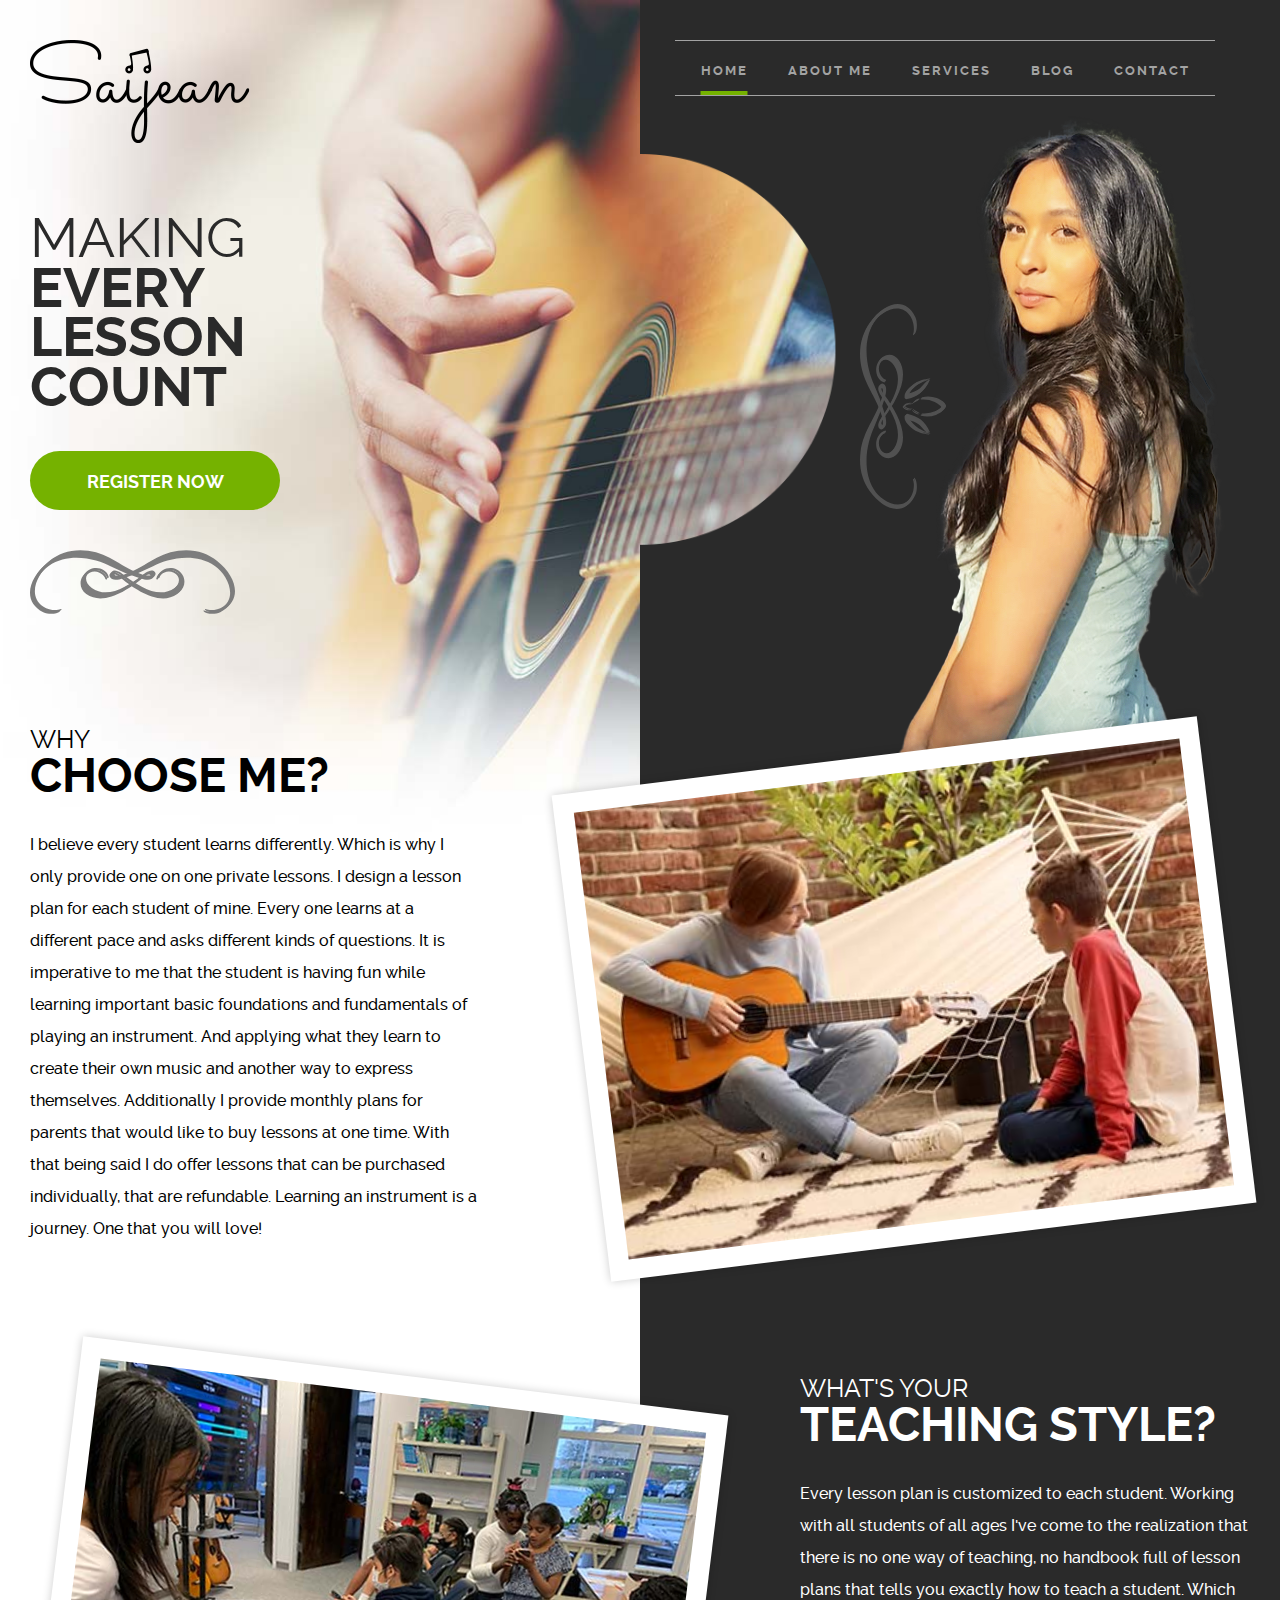
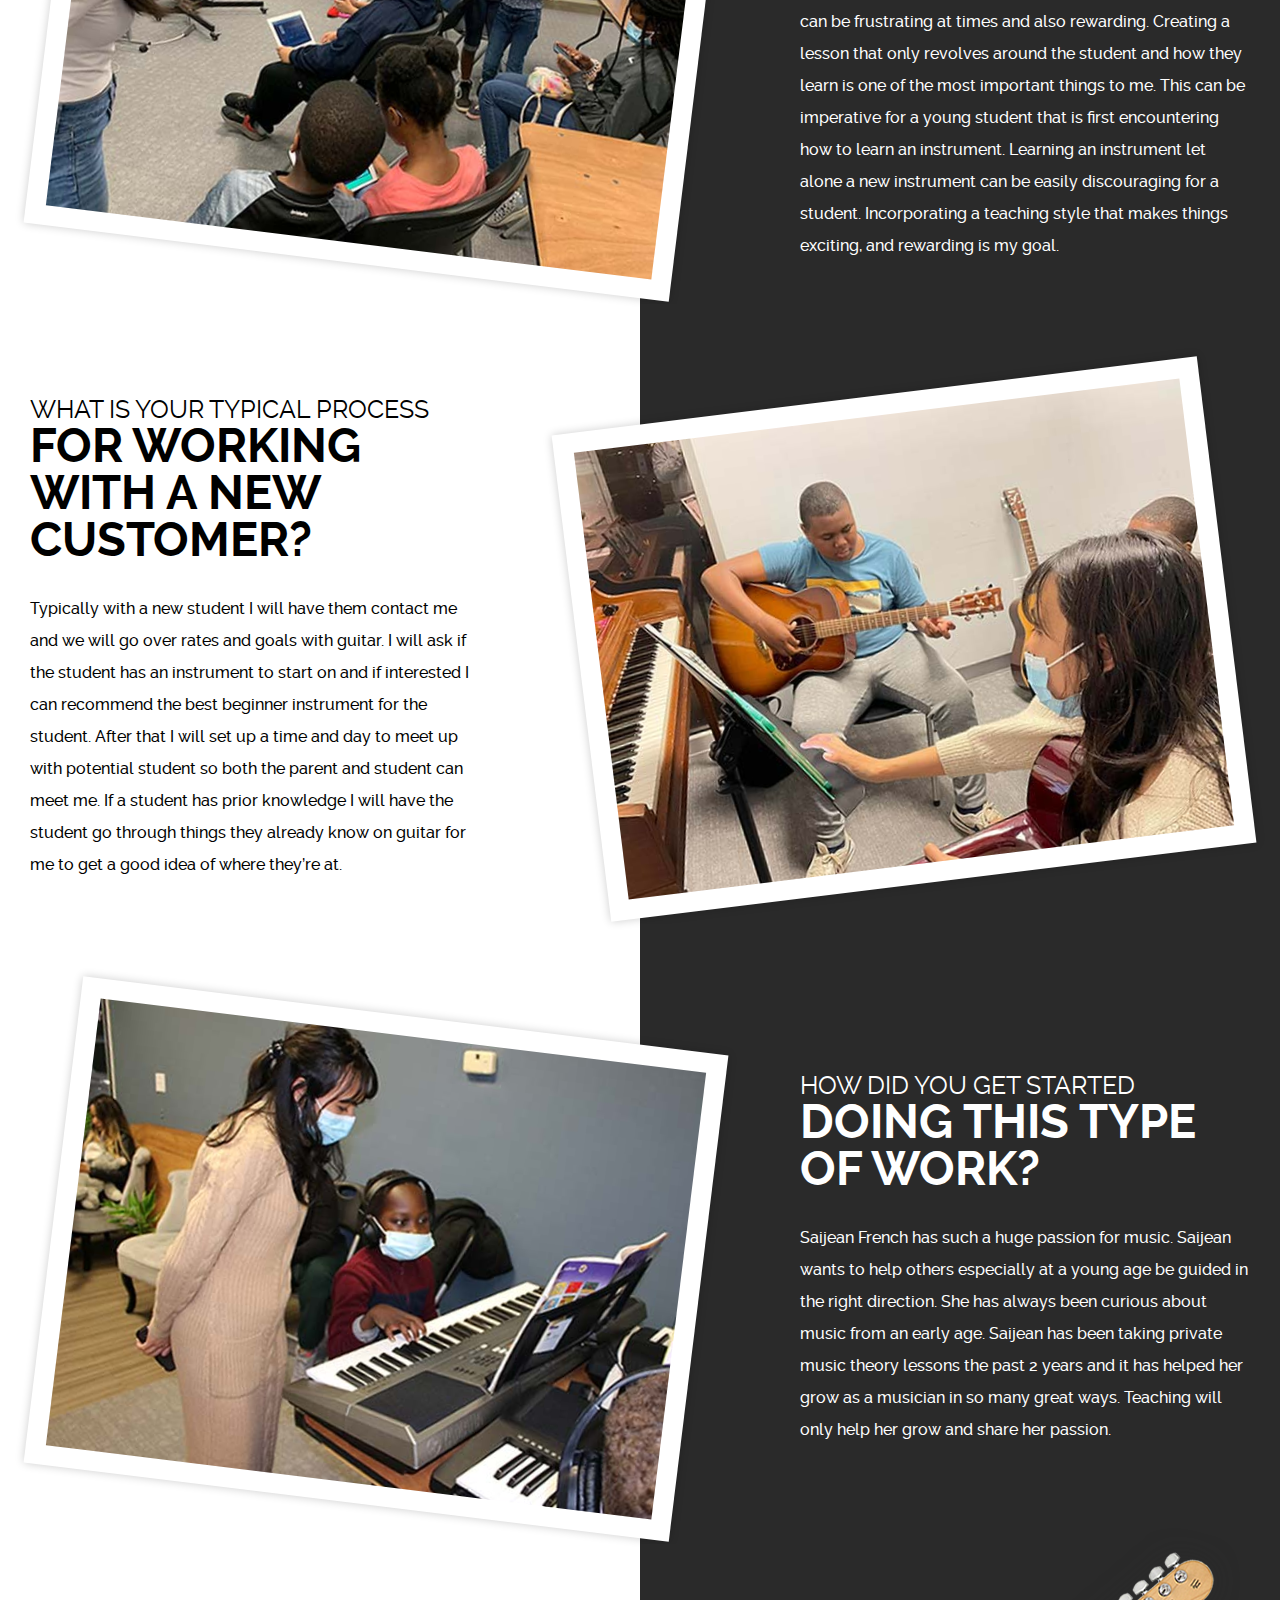
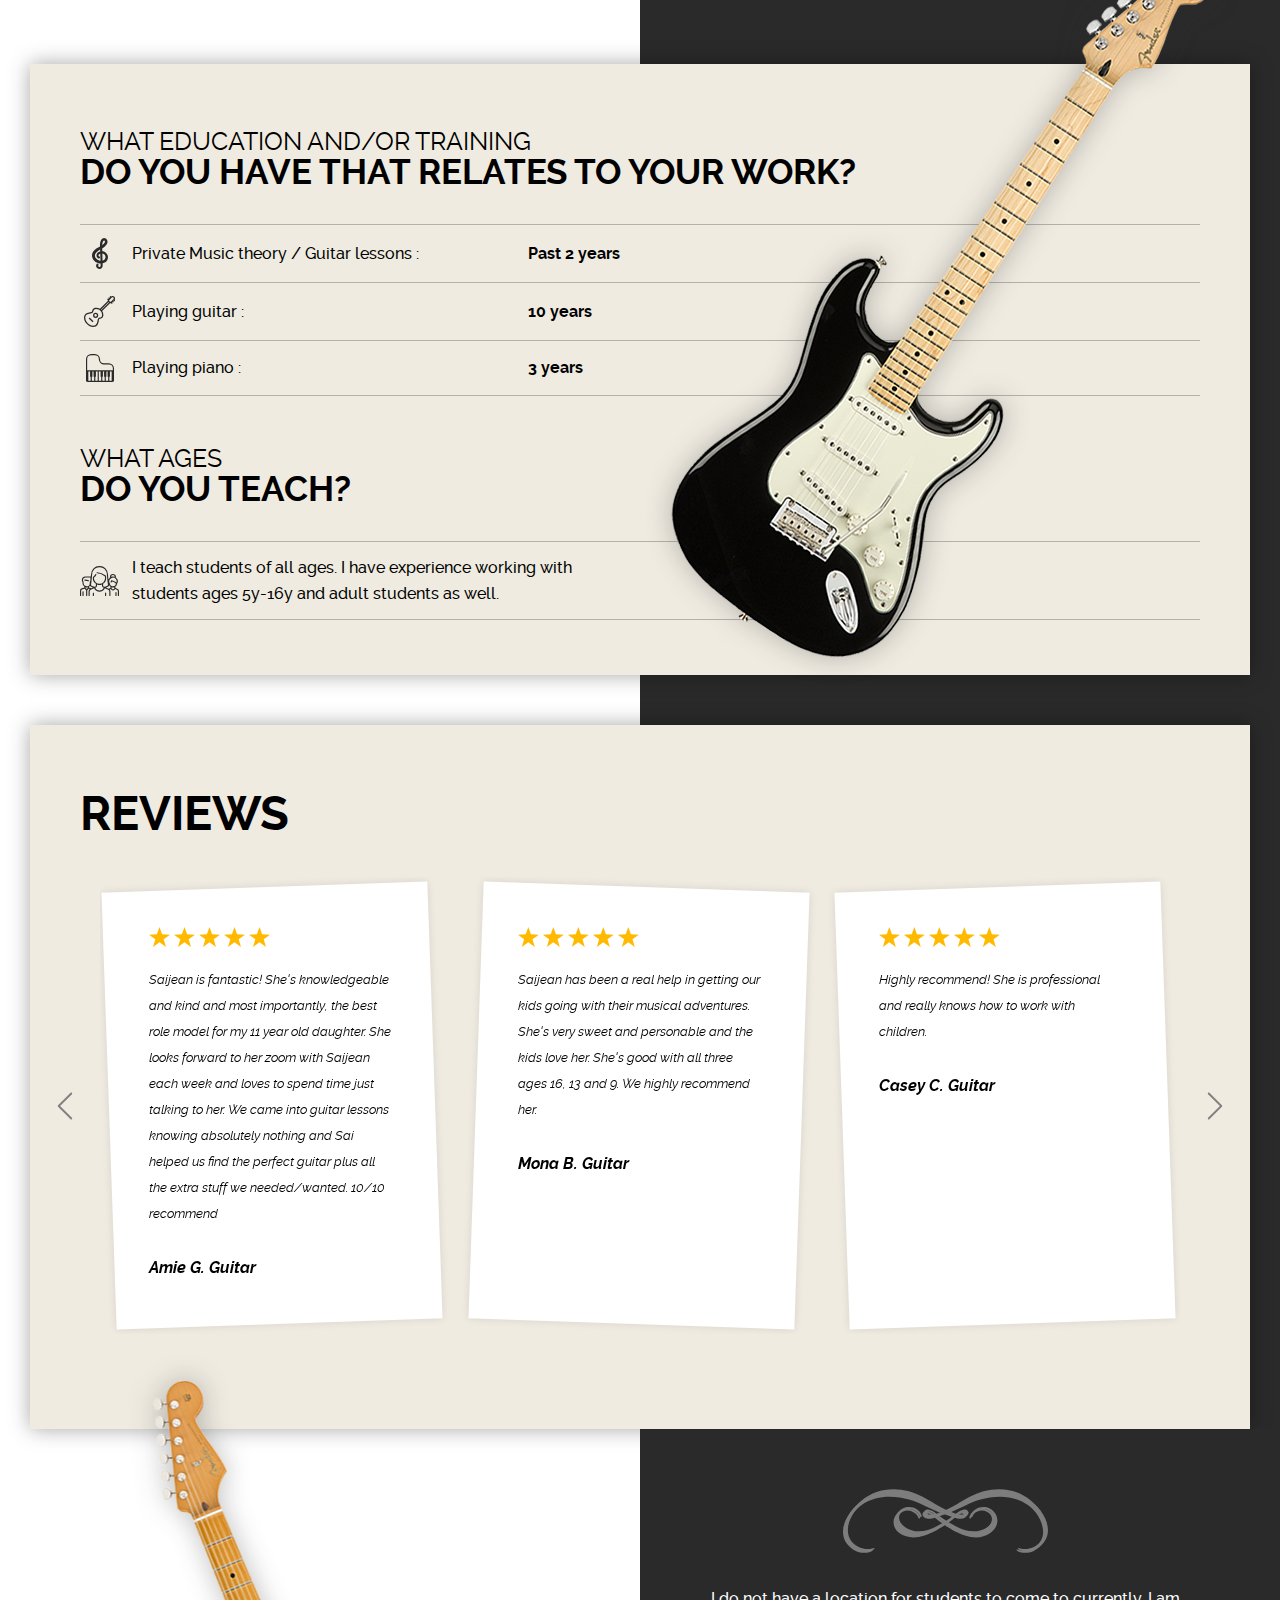
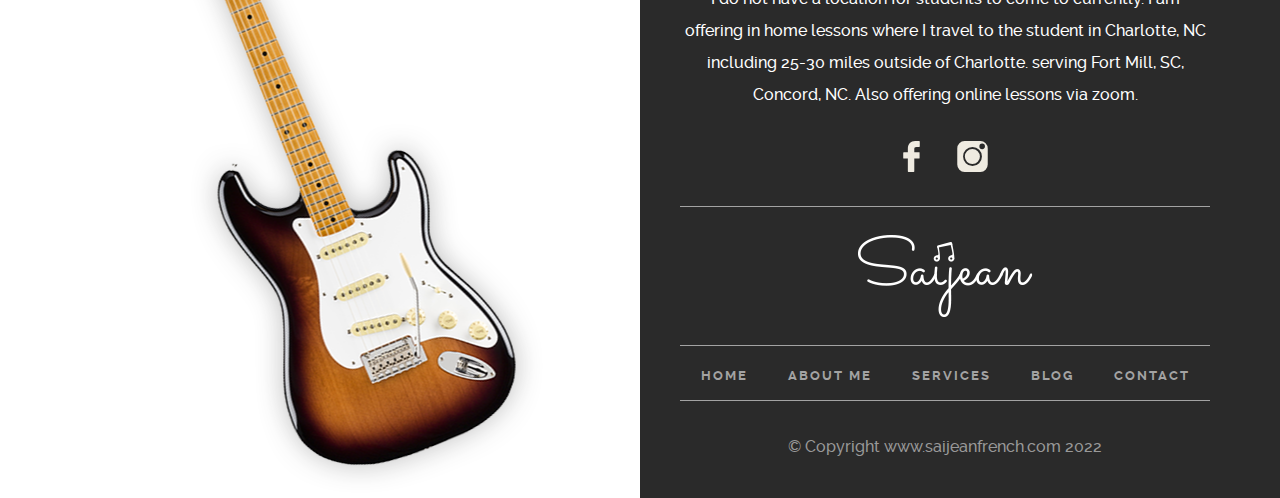
<file: index.html>
<!DOCTYPE html>
<html lang="en">
<head>
  <meta charset="utf-8">
  <meta http-equiv="X-UA-Compatible" content="IE=edge">
  <meta name="viewport" content="width=device-width, initial-scale=1.0, maximum-scale=1.0, user-scalable=no">
  <meta property="og:image" content="">
  <title>SAIJEAN</title>
  <link rel="stylesheet" href="css/header.css">
  <link rel="stylesheet" href="css/main.css">
  <link rel="stylesheet" href="css/slider.css">
  <link rel="stylesheet" href="css/footer.css">
  <link rel="stylesheet" href="owl-carousel/css/owl.carousel.min.css">
  <link rel="stylesheet" href="owl-carousel/css/owl.theme.default.min.css">
  <link rel="icon" href="img/favicon.png" type="image/x-icon" />
</head>
  <body>
    <div class="hid">

    <div id="mySidenav" class="sidenav">
      <div class="cont">
        <ul>
          <li><a href="index.html">Home</a></li>
          <li><a href="about.html">About Me</a></li>
          <li><a href="services.html">Services</a></li>
          <li><a href="blog.html">Blog</a></li>
          <li><a href="contact.html">Contact</a></li>
        </ul>
        <a href="javascript:void(0)" class="closebtn" id="closenav">&times;</a>
      </div>
    </div>

    
    <header>
      <div class="container fl">
        <a href="#" class="menu-burger" id="opennav">
          <svg height="384pt" viewBox="0 -53 384 384" width="384pt" xmlns="http://www.w3.org/2000/svg">
            <path d="m368 154.667969h-352c-8.832031 0-16-7.167969-16-16s7.167969-16 16-16h352c8.832031 0 16 7.167969 16 16s-7.167969 16-16 16zm0 0" />
            <path d="m368 32h-352c-8.832031 0-16-7.167969-16-16s7.167969-16 16-16h352c8.832031 0 16 7.167969 16 16s-7.167969 16-16 16zm0 0" />
            <path d="m368 277.332031h-352c-8.832031 0-16-7.167969-16-16s7.167969-16 16-16h352c8.832031 0 16 7.167969 16 16s-7.167969 16-16 16zm0 0" />
          </svg>
        </a>
        <div class="col">
          <a href="index.html" class="logo">
            <img src="img/logo.png" alt="logo" />
          </a>
          <div class="head">
            <h1>Making <br><strong>Every<br> Lesson<br> Count</strong></h1>
            <div class="btn-block mt40">
              <a href="contact.html" class="btn">register now</a>
            </div>
            <img src="img/figure.svg" class="figure" alt="figure" />
          </div>
        </div>
        <div class="col top">
          <nav>
            <ul class="menu">
              <li class="active"><a href="index.html">Home</a></li>
              <li><a href="about.html">About Me</a></li>
              <li><a href="services.html">Services</a></li>
              <li><a href="blog.html">Blog</a></li>
              <li><a href="contact.html">Contact</a></li>
            </ul>
          </nav>
        </div>
      </div>

    </header>

    <main>

      <section id="section1" class="left pt">
        <div class="container fl">
            <div class="col text">
               <div class="content">
                 <h6>WHY</h6>
                 <h3>Choose Me?</h3>
                 <p>I believe every student learns differently. Which is why I only provide one on one private lessons. I design a lesson plan for each student of mine. Every one learns at a different pace and asks different kinds of questions. It is imperative to me that the student is having fun while learning important basic foundations and fundamentals of playing an instrument. And applying what they learn to create their own music and another way to express themselves. Additionally I provide monthly plans for parents that would like to buy lessons at one time. With that being said I do offer lessons that can be purchased individually, that are refundable. Learning an instrument is a journey. One that you will love! </p>
                </div>
                <div class="black2">
                  <div class="images">
                    <img src="img/figure2.svg" class="figure2" alt="figure" />
                    <img src="img/photo.png" class="photo" alt="photo" />
                  </div>
                  <div class="image mtm0">
                    <div class="img" style="background-image:url(img/post1.jpg);"></div>
                  </div>
               </div>

            </div>
            <div class="col black"></div>
        </div>
      </section>

      <section id="section2" class="right pad">
        <div class="container wc fl je">
            <div class="col text">
              <div class="content">
                <h6>What's your</h6>
                <h3>teaching style?</h3>
                <p>Every lesson plan is customized to each student. Working with all students of all ages I've come to the realization that there is no one way of teaching, no handbook full of lesson plans that tells you exactly how to teach a student. Which can be frustrating at times and also rewarding. Creating a lesson that only revolves around the student and how they learn is one of the most important things to me. This can be imperative for a young student that is first encountering how to learn an instrument. Learning an instrument let alone a new instrument can be easily discouraging for a student. Incorporating a teaching style that makes things exciting, and rewarding is my goal.</p>
                <div class="image">
                  <div class="img" style="background-image:url(img/image2.jpg);"></div>
                </div>
              </div>
            </div>
            <div class="col black"></div>
        </div>
      </section>

      <section id="section3" class="left pad">
        <div class="container fl">
            <div class="col text">
               <div class="content">
                 <h6>What is your typical process</h6>
                 <h3>for working with a new customer?</h3>
                 <p>Typically with a new student I will have them contact me and we will go over rates and goals with guitar. I will ask if the student has an instrument to start on and if interested I can recommend the best beginner instrument for the student. After that I will set up a time and day to meet up with potential student so both the parent and student can meet me. If a student has prior knowledge I will have the student go through things they already know on guitar for me to get a good idea of where they’re at.</p>
                </div>
                <div class="image">
                  <div class="img" style="background-image:url(img/image3.jpg);"></div>
                </div>
            </div>
            <div class="col black"></div>
        </div>
      </section>

      <section id="section4" class="right pad">
        <div class="container wc fl je">
            <div class="col text">
              <div class="content">
                <h6>How did you get started</h6>
                <h3>doing this type of work?</h3>
                <p>Saijean French has such a huge passion for music. Saijean wants to help others especially at a young age be guided in the right direction. She has always been curious about music from an early age.  Saijean has been taking private music theory lessons the past 2 years and it has helped her grow as a musician in so many great ways. Teaching will only help her grow and share her passion.</p>
                <div class="image">
                  <div class="img" style="background-image:url(img/image4.jpg);"></div>
                </div>
              </div>
            </div>
            <div class="col black"></div>
        </div>
      </section>

      <section id="add-info">
        <div class="container padt">
          <div class="block">
            <h6>What education and/or training</h6>
            <h4>do you have that relates to your work?</h4>
            <div class="options">

              <div class="option va">
                <div class="name va">
                  <div class="icon">
                    <img src="img/key.svg" alt="key" />
                  </div>
                  <p class="mt0">Private Music theory / Guitar lessons :</p>
                </div>
                <div class="value">
                  <p class="fb">Past 2 years</p>
                </div>
              </div>

              <div class="option va">
                <div class="name va">
                  <div class="icon">
                    <img src="img/guitar.svg" alt="guitar" />
                  </div>
                  <p class="mt0">Playing guitar :</p>
                </div>
                <div class="value">
                  <p class="fb">10 years</p>
                </div>
              </div>

              <div class="option va">
                <div class="name va">
                  <div class="icon">
                    <img src="img/piano.svg" alt="piano" />
                  </div>
                  <p class="mt0">Playing piano :</p>
                </div>
                <div class="value">
                  <p class="fb">3 years</p>
                </div>
              </div>

            </div>

            <h6 class="mt50">What ages</h6>
            <h4>do you teach?</h4>

            <div class="options">

              <div class="option va">
                <div class="name w2 va">
                  <div class="icon">
                    <img src="img/people.svg" alt="people" />
                  </div>
                  <p class="mt0">I teach students of all ages. I have experience working with students ages 5y-16y and adult students as well.</p>
                </div>
              </div>

            </div>

            <img src="img/guitar1.png" class="guitar1" alt="guitar 1" />

          </div>

          <div class="block mt50">
            <h3>reviews</h3>
            <div class="owl-carousel owl-theme slider mt40">

              <div class="review r1">
                <div class="review-box">
                  <div class="review-content">
                    <img src="img/stars.svg" alt="stars" />
                    <div class="review-text">
                      <p>Saijean is fantastic! She's knowledgeable and kind and most importantly, the best role model for my 11 year old daughter. She looks forward to her zoom with Saijean each week and loves to spend time just talking to her. We came into guitar lessons knowing absolutely nothing and Sai helped us find the perfect guitar plus all the extra stuff we needed/wanted. 10/10 recommend</p>
                    </div>
                    <p class="review-name">Amie G. Guitar</p>
                  </div>
                </div>
              </div>

              <div class="review r2">
                <div class="review-box">
                  <div class="review-content">
                    <img src="img/stars.svg" alt="stars" />
                    <div class="review-text">
                      <p>Saijean has been a real help in getting our kids going with their musical adventures. She's very sweet and personable and the kids love her. She's good with all three ages 16, 13 and 9. We highly recommend her.</p>
                    </div>
                    <p class="review-name">Mona B. Guitar</p>
                  </div>
                </div>
              </div>

              <div class="review r1">
                <div class="review-box">
                  <div class="review-content">
                    <img src="img/stars.svg" alt="stars" />
                    <div class="review-text">
                      <p>Highly recommend! She is professional and really knows how to work with children.</p>
                    </div>
                    <p class="review-name">Casey C. Guitar</p>
                  </div>
                </div>
              </div>

              <div class="review r2">
                <div class="review-box">
                  <div class="review-content">
                    <img src="img/stars.svg" alt="stars" />
                    <div class="review-text">
                      <p>We just started with Saijean and she works great with my 9yo. He looks forward to each lesson.</p>
                    </div>
                    <p class="review-name">Mike D. Guitar</p>
                  </div>
                </div>
              </div>

            </div>
          </div>

          <div class="col black"></div>
        </div>
      </section>



    </main>

    <footer>
      <div class="container wc">
        <div class="rel fl">
          <div class="col rel2">
            <img src="img/guitar2.png" class="guitar2" alt="guitar 2" />
          </div>
          <div class="col col-info black2">
            <img src="img/figure.svg" class="mx" alt="figure" />
            <p>I do not have a location for students to come to currently. I am offering in home lessons where I travel to the student in Charlotte, NC including 25-30 miles outside of Charlotte.  serving Fort Mill, SC, Concord, NC. Also offering online lessons via zoom.</p>
            <div class="sots va jc">
              <a href="https://www.facebook.com/saijeanfrenchbeginnerguitarlessons" target="_blank">
                <svg height="31" width="17" id="facebook" data-name="facebook" xmlns="http://www.w3.org/2000/svg" viewBox="0 0 15.4503 28.9414"><defs><style>.cls-1{fill-rule:evenodd;}</style></defs><title>facebook</title><path class="cls-1" d="M12.3714,5.6048c-1.7208,0-2.0356.6791-2.0356,2.0172v2.7838h4.3577a.58.58,0,0,1,.4124.1732.5954.5954,0,0,1,.1706.4174l-.0018,4.758a.5862.5862,0,0,1-.5826.59H10.3355V28.3508a.5864.5864,0,0,1-.5827.59H4.8914a.5862.5862,0,0,1-.5826-.59V16.3445H.5828A.5864.5864,0,0,1,0,15.7544v-4.758a.5865.5865,0,0,1,.5827-.5906H4.3091V7.122C4.3091,2.7951,6.9993,0,11.1626,0l3.706.006a.5866.5866,0,0,1,.5818.59v4.418a.5864.5864,0,0,1-.5824.59Z" transform="translate(-0.0001 0.0005)"/></svg>
              </a>
              <a href="https://www.instagram.com/saijeanmusic/" target="_blank">
                <svg height="31" width="31" id="instagram" data-name="instagram" xmlns="http://www.w3.org/2000/svg" viewBox="0 0 29.2424 29.7303"><defs><style>.cls-1{fill-rule:evenodd;}</style></defs><title>instagram</title><path class="cls-1" d="M22.1193,30.9844H6.9267a7.0921,7.0921,0,0,1-7.025-7.1419V8.3963a7.0922,7.0922,0,0,1,7.025-7.1422H22.1193a7.0923,7.0923,0,0,1,7.0248,7.1422V23.8425A7.0921,7.0921,0,0,1,22.1193,30.9844ZM26.4738,6.3611a2.6768,2.6768,0,1,0-2.6763,2.7213A2.7018,2.7018,0,0,0,26.4738,6.3611Zm-11.9508.55a9.21,9.21,0,0,0,0,18.4175,9.21,9.21,0,0,0,0-18.4175Zm0,16.4433a7.2355,7.2355,0,1,1,7.1157-7.2346A7.1843,7.1843,0,0,1,14.523,23.354Z" transform="translate(0.0983 -1.2541)"/></svg>
              </a>
            </div>
            <div class="logo2">
              <img src="img/logo2.png" class="mx" alt="logo 2" />
            </div>
            <ul class="menu">
              <li><a href="index.html">Home</a></li>
              <li><a href="about.html">About Me</a></li>
              <li><a href="services.html">Services</a></li>
              <li><a href="blog.html">Blog</a></li>
              <li><a href="contact.html">Contact</a></li>
            </ul>
            <div class="copy">
              <p>&copy; Copyright www.saijeanfrench.com 2022</p>
            </div>
          </div>
        </div>
        <div class="col black">
        </div>
      </div>
    </footer>
    

    <script src="js/jquery.min.js"></script>
    <script src="js/script.js"></script>
    <script src="owl-carousel/js/owl.carousel.js"></script>
    <script src="js/slider.js"></script>

    </div>

  </body>
</html>
</file>
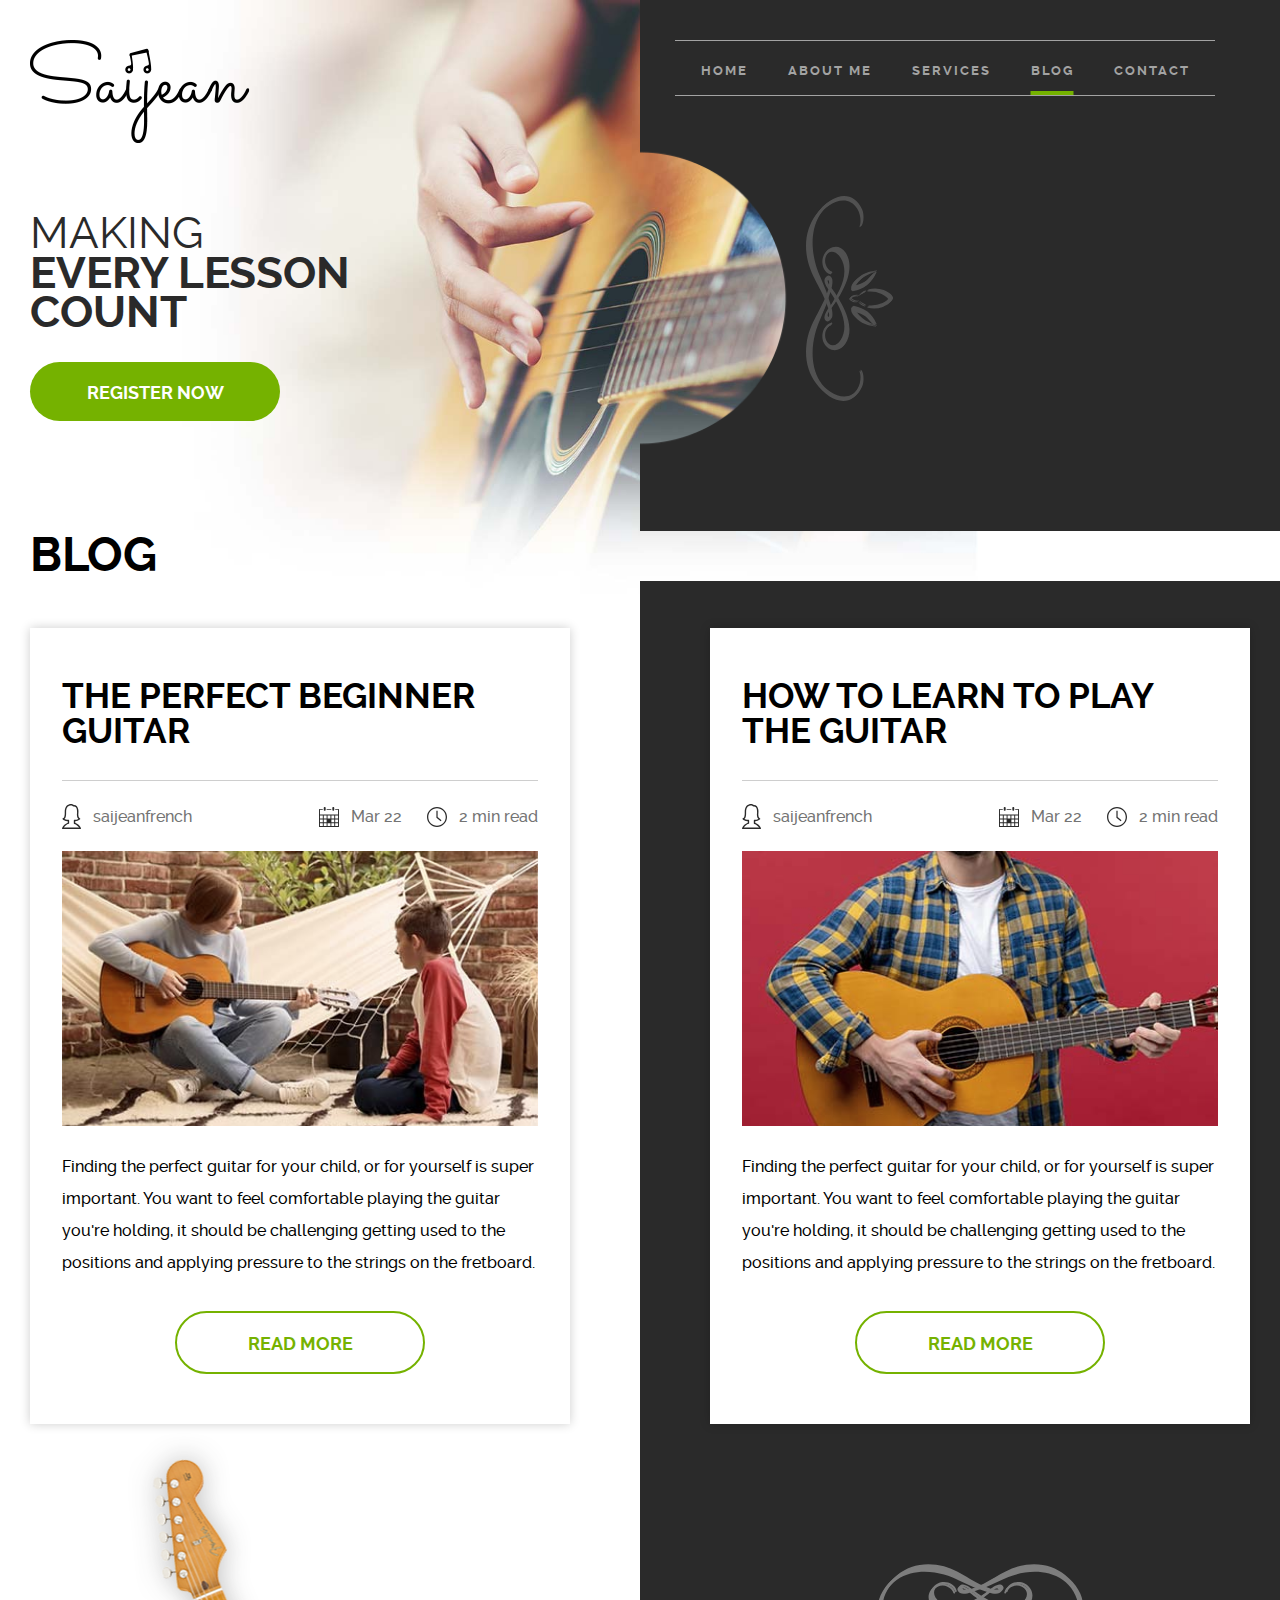
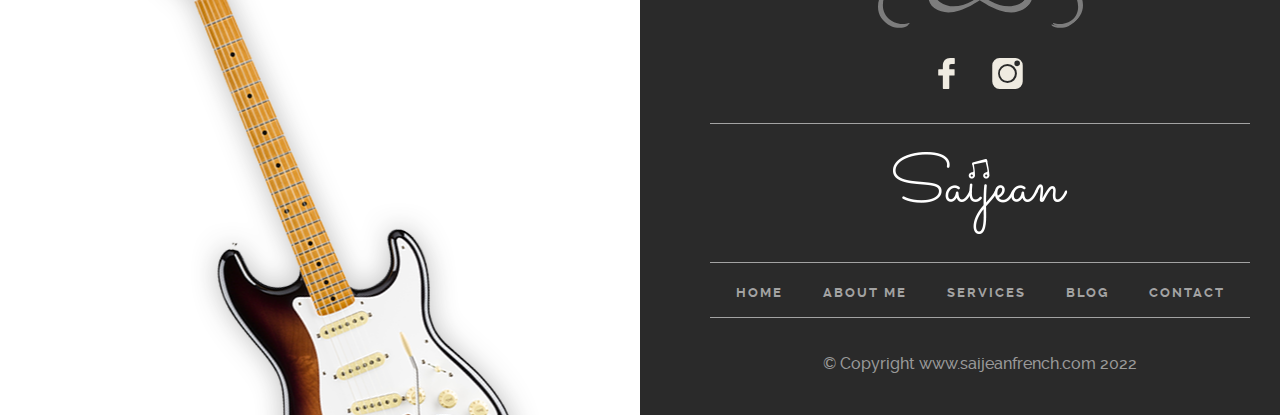
<file: blog.html>
<!DOCTYPE html>
<html lang="en">
<head>
  <meta charset="utf-8">
  <meta http-equiv="X-UA-Compatible" content="IE=edge">
  <meta name="viewport" content="width=device-width, initial-scale=1.0, maximum-scale=1.0, user-scalable=no">
  <meta property="og:image" content="">
  <title>BLOG | SAIJEAN</title>
  <link rel="stylesheet" href="css/header.css">
  <link rel="stylesheet" href="css/blog.css">
  <link rel="stylesheet" href="css/footer.css">
  <link rel="icon" href="img/favicon.png" type="image/x-icon" />
</head>
  <body class="inner">
    <div class="hid">

    <div id="mySidenav" class="sidenav">
      <div class="cont">
        <ul>
          <li><a href="index.html">Home</a></li>
          <li><a href="about.html">About Me</a></li>
          <li><a href="services.html">Services</a></li>
          <li><a href="blog.html">Blog</a></li>
          <li><a href="contact.html">Contact</a></li>
        </ul>
        <a href="javascript:void(0)" class="closebtn" id="closenav">&times;</a>
      </div>
    </div>

    
    <header>
      <div class="container fl">
        <a href="#" class="menu-burger" id="opennav">
          <svg height="384pt" viewBox="0 -53 384 384" width="384pt" xmlns="http://www.w3.org/2000/svg">
            <path d="m368 154.667969h-352c-8.832031 0-16-7.167969-16-16s7.167969-16 16-16h352c8.832031 0 16 7.167969 16 16s-7.167969 16-16 16zm0 0" />
            <path d="m368 32h-352c-8.832031 0-16-7.167969-16-16s7.167969-16 16-16h352c8.832031 0 16 7.167969 16 16s-7.167969 16-16 16zm0 0" />
            <path d="m368 277.332031h-352c-8.832031 0-16-7.167969-16-16s7.167969-16 16-16h352c8.832031 0 16 7.167969 16 16s-7.167969 16-16 16zm0 0" />
          </svg>
        </a>
        <div class="col">
          <a href="index.html" class="logo">
            <img src="img/logo.png" alt="logo" />
          </a>
          <div class="head2">
            <h1>Making <br><strong>Every Lesson<br> Count</strong></h1>
            <div class="btn-block mt30">
              <a href="contact.html" class="btn">register now</a>
            </div>
          </div>
          <img src="img/figure2.svg" class="figure3" alt="figure" />
        </div>
        <div class="col top">
          <nav>
            <ul class="menu">
              <li><a href="index.html">Home</a></li>
              <li><a href="about.html">About Me</a></li>
              <li><a href="services.html">Services</a></li>
              <li class="active"><a href="blog.html">Blog</a></li>
              <li><a href="contact.html">Contact</a></li>
            </ul>
          </nav>
        </div>
      </div>

    </header>

    <main>

       <section id="blog">
          <div class="container blog two pb">
            <h3>blog</h3>
            <div class="rel posts fl">

              <div class="col">
                <div class="post">
                  <div class="post-title">
                    <h4>The Perfect Beginner Guitar</h4>
                  </div>
                  <div class="post-info fl">
                    <div class="va elem admin">
                      <img src="img/avatar.svg" alt="avatar" />
                      <p>saijeanfrench</p>
                    </div>
                    <div class="elems va">
                      <div class="va elem">
                        <img src="img/calendar.svg" alt="calendar" />
                        <p>Mar 22</p>
                      </div>
                      <div class="va elem">
                        <img src="img/time.svg" alt="time" />
                        <p>2 min read</p>
                      </div>
                    </div>
                  </div>
                  <a href="post.html" class="post-image-cont">
                    <div class="post-image" style="background-image:url(img/post1.jpg);"></div>
                  </a>
                  <div class="post-desc">
                    <p>Finding the perfect guitar for your child, or for yourself is super important. You want to feel comfortable playing the guitar you're holding, it should be challenging getting used to the positions and applying pressure to the strings on the fretboard.</p>
                  </div>
                  <div class="btn-block jc">
                    <a href="post.html" class="btn st2">read more</a>
                  </div>
                </div>
              </div>

              <div class="col black2">
                <div class="post">
                  <div class="post-title">
                    <h4>How to learn to play the guitar</h4>
                  </div>
                  <div class="post-info fl">
                    <div class="va elem admin">
                      <img src="img/avatar.svg" alt="avatar" />
                      <p>saijeanfrench</p>
                    </div>
                    <div class="elems va">
                      <div class="va elem">
                        <img src="img/calendar.svg" alt="calendar" />
                        <p>Mar 22</p>
                      </div>
                      <div class="va elem">
                        <img src="img/time.svg" alt="time" />
                        <p>2 min read</p>
                      </div>
                    </div>
                  </div>
                  <a href="post.html" class="post-image-cont">
                    <div class="post-image" style="background-image:url(img/post2.jpg);"></div>
                  </a>
                  <div class="post-desc">
                    <p>Finding the perfect guitar for your child, or for yourself is super important. You want to feel comfortable playing the guitar you're holding, it should be challenging getting used to the positions and applying pressure to the strings on the fretboard.</p>
                  </div>
                  <div class="btn-block jc">
                    <a href="post.html" class="btn st2">read more</a>
                  </div>
                </div>
              </div>


            </div>
            <div class="col black"></div>
          </div>
       </section>

    </main>

    <footer  class="blog-footer">
      <div class="container wc">
        <div class="rel fl">
          <div class="col rel2">
            <img src="img/guitar4.png" class="guitar2 desc" alt="guitar 2" />
            <img src="img/guitar2.png" class="guitar2 mob" alt="guitar 2" />
          </div>
          <div class="col col-info black2">
            <img src="img/figure.svg" class="mx" alt="figure" />
          
            <div class="sots va jc">
              <a href="https://www.facebook.com/saijeanfrenchbeginnerguitarlessons" target="_blank">
                <svg height="31" width="17" id="facebook" data-name="facebook" xmlns="http://www.w3.org/2000/svg" viewBox="0 0 15.4503 28.9414"><defs><style>.cls-1{fill-rule:evenodd;}</style></defs><title>facebook</title><path class="cls-1" d="M12.3714,5.6048c-1.7208,0-2.0356.6791-2.0356,2.0172v2.7838h4.3577a.58.58,0,0,1,.4124.1732.5954.5954,0,0,1,.1706.4174l-.0018,4.758a.5862.5862,0,0,1-.5826.59H10.3355V28.3508a.5864.5864,0,0,1-.5827.59H4.8914a.5862.5862,0,0,1-.5826-.59V16.3445H.5828A.5864.5864,0,0,1,0,15.7544v-4.758a.5865.5865,0,0,1,.5827-.5906H4.3091V7.122C4.3091,2.7951,6.9993,0,11.1626,0l3.706.006a.5866.5866,0,0,1,.5818.59v4.418a.5864.5864,0,0,1-.5824.59Z" transform="translate(-0.0001 0.0005)"/></svg>
              </a>
              <a href="https://www.instagram.com/saijeanmusic/" target="_blank">
                <svg height="31" width="31" id="instagram" data-name="instagram" xmlns="http://www.w3.org/2000/svg" viewBox="0 0 29.2424 29.7303"><defs><style>.cls-1{fill-rule:evenodd;}</style></defs><title>instagram</title><path class="cls-1" d="M22.1193,30.9844H6.9267a7.0921,7.0921,0,0,1-7.025-7.1419V8.3963a7.0922,7.0922,0,0,1,7.025-7.1422H22.1193a7.0923,7.0923,0,0,1,7.0248,7.1422V23.8425A7.0921,7.0921,0,0,1,22.1193,30.9844ZM26.4738,6.3611a2.6768,2.6768,0,1,0-2.6763,2.7213A2.7018,2.7018,0,0,0,26.4738,6.3611Zm-11.9508.55a9.21,9.21,0,0,0,0,18.4175,9.21,9.21,0,0,0,0-18.4175Zm0,16.4433a7.2355,7.2355,0,1,1,7.1157-7.2346A7.1843,7.1843,0,0,1,14.523,23.354Z" transform="translate(0.0983 -1.2541)"/></svg>
              </a>
            </div>
            <div class="logo2">
              <img src="img/logo2.png" class="mx" alt="logo 2" />
            </div>
            <ul class="menu">
              <li><a href="index.html">Home</a></li>
              <li><a href="about.html">About Me</a></li>
              <li><a href="services.html">Services</a></li>
              <li><a href="blog.html">Blog</a></li>
              <li><a href="contact.html">Contact</a></li>
            </ul>
            <div class="copy">
              <p>&copy; Copyright www.saijeanfrench.com 2022</p>
            </div>
          </div>
        </div>
        <div class="col black">
        </div>
      </div>
    </footer>
    

    <script src="js/jquery.min.js"></script>
    <script src="js/script.js"></script>

    </div>

  </body>
</html>
</file>
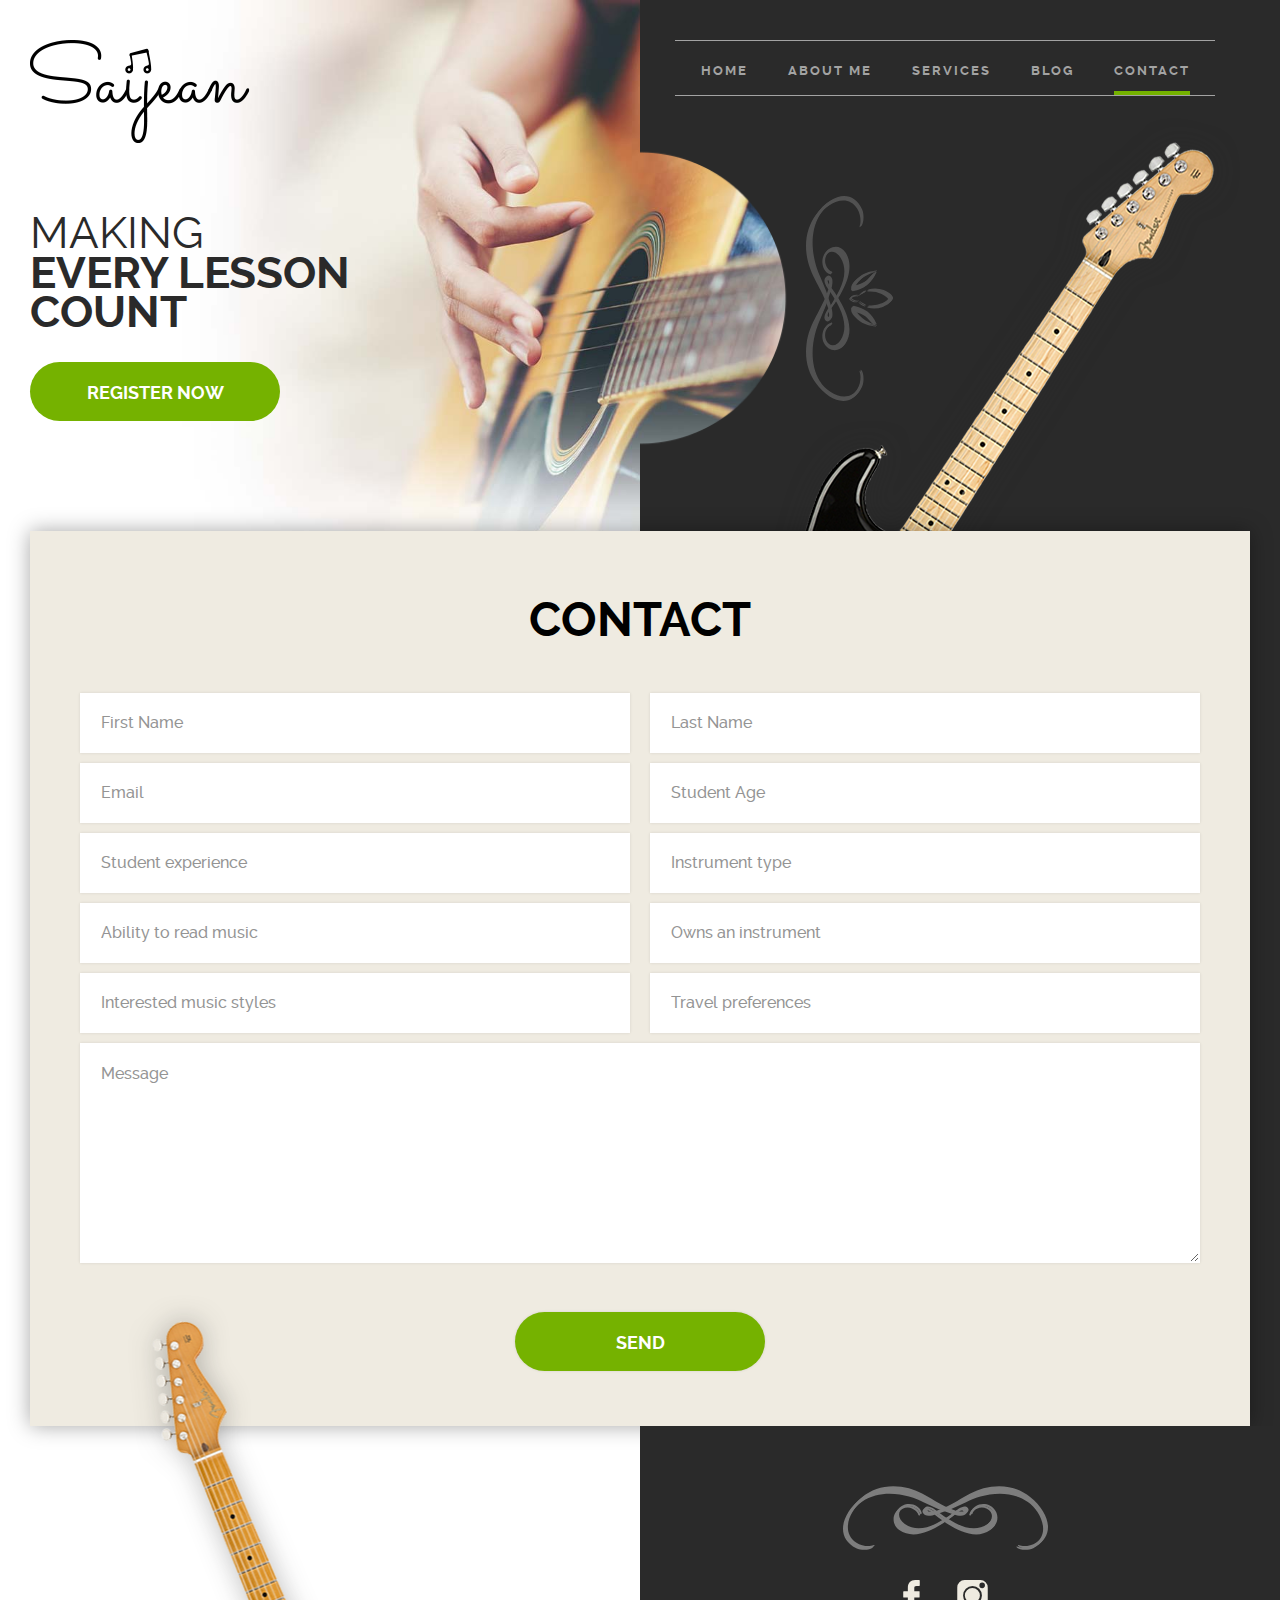
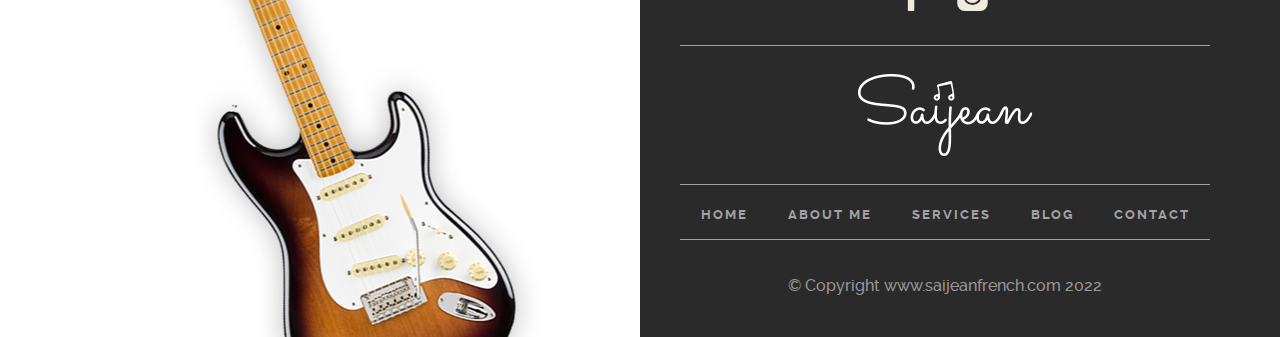
<file: contact.html>
<!DOCTYPE html>
<html lang="en">
<head>
  <meta charset="utf-8">
  <meta http-equiv="X-UA-Compatible" content="IE=edge">
  <meta name="viewport" content="width=device-width, initial-scale=1.0, maximum-scale=1.0, user-scalable=no">
  <meta property="og:image" content="">
  <title>CONTACT | SAIJEAN</title>
  <link rel="stylesheet" href="css/header.css">
  <link rel="stylesheet" href="css/form.css">
  <link rel="stylesheet" href="css/footer.css">
  <link rel="icon" href="img/favicon.png" type="image/x-icon" />
</head>
  <body class="inner">
    <div class="hid">

    <div id="mySidenav" class="sidenav">
      <div class="cont">
        <ul>
          <li><a href="index.html">Home</a></li>
          <li><a href="about.html">About Me</a></li>
          <li><a href="services.html">Services</a></li>
          <li><a href="blog.html">Blog</a></li>
          <li><a href="contact.html">Contact</a></li>
        </ul>
        <a href="javascript:void(0)" class="closebtn" id="closenav">&times;</a>
      </div>
    </div>

    
    <header>
      <div class="container fl">
        <a href="#" class="menu-burger" id="opennav">
          <svg height="384pt" viewBox="0 -53 384 384" width="384pt" xmlns="http://www.w3.org/2000/svg">
            <path d="m368 154.667969h-352c-8.832031 0-16-7.167969-16-16s7.167969-16 16-16h352c8.832031 0 16 7.167969 16 16s-7.167969 16-16 16zm0 0" />
            <path d="m368 32h-352c-8.832031 0-16-7.167969-16-16s7.167969-16 16-16h352c8.832031 0 16 7.167969 16 16s-7.167969 16-16 16zm0 0" />
            <path d="m368 277.332031h-352c-8.832031 0-16-7.167969-16-16s7.167969-16 16-16h352c8.832031 0 16 7.167969 16 16s-7.167969 16-16 16zm0 0" />
          </svg>
        </a>
        <div class="col">
          <a href="index.html" class="logo">
            <img src="img/logo.png" alt="logo" />
          </a>
          <div class="head2">
            <h1>Making <br><strong>Every Lesson<br> Count</strong></h1>
            <div class="btn-block mt30">
              <a href="contact.html" class="btn">register now</a>
            </div>
          </div>
          <img src="img/figure2.svg" class="figure3" alt="figure" />
        </div>
        <div class="col top">
          <nav>
            <ul class="menu">
              <li><a href="index.html">Home</a></li>
              <li><a href="about.html">About Me</a></li>
              <li><a href="services.html">Services</a></li>
              <li><a href="blog.html">Blog</a></li>
              <li class="active"><a href="contact.html">Contact</a></li>
            </ul>
          </nav>
        </div>
      </div>

    </header>

    <main>

       <section id="contact">
          <div class="container">
            <img src="img/guitar1.png" class="guitar-top" alt="guitar" />
            <div class="block sm">
              <h3 class="tc">contact</h3>
              <form class="mt40">
                <div class="fields">
                  <input type="text" id="first-name" name="first-name" placeholder="First Name">
                  <input type="text" id="last-name" name="last-name" placeholder="Last Name">
                </div>
                <div class="fields">
                  <input type="email" id="email" name="email" placeholder="Email">
                  <input type="text" id="student-age" name="student-age" placeholder="Student Age">
                </div>
                <div class="fields">
                  <input type="text" id="student-experience" name="student-experience" placeholder="Student experience">
                  <input type="text" id="instrument-type" name="instrument-type" placeholder="Instrument type">
                </div>
                <div class="fields">
                  <input type="text" id="ability" name="ability" placeholder="Ability to read music">
                  <input type="text" id="owns-instrument" name="owns-instrument" placeholder="Owns an instrument">
                </div>
                <div class="fields">
                  <input type="text" id="music-styles" name="music-styles" placeholder="Interested music styles">
                  <input type="text" id="preferences" name="preferences" placeholder="Travel preferences">
                </div>
                <textarea id="message" name="message" placeholder="Message"></textarea>
                <div class="btn-block jc">
                  <input type="submit" value="send" class="btn">
                </div>
              </form>
            </div>
            <div class="col black"></div>
          </div>
       </section>

    </main>

    <footer>
      <div class="container wc">
        <div class="rel fl">
          <div class="col rel2">
            <img src="img/guitar3.png" class="guitar2 desc" alt="guitar 2" />
            <img src="img/guitar2.png" class="guitar2 mob" alt="guitar 2" />
          </div>
          <div class="col col-info black2">
            <img src="img/figure.svg" class="mx" alt="figure" />
           
            <div class="sots va jc">
              <a href="https://www.facebook.com/saijeanfrenchbeginnerguitarlessons" target="_blank">
                <svg height="31" width="17" id="facebook" data-name="facebook" xmlns="http://www.w3.org/2000/svg" viewBox="0 0 15.4503 28.9414"><defs><style>.cls-1{fill-rule:evenodd;}</style></defs><title>facebook</title><path class="cls-1" d="M12.3714,5.6048c-1.7208,0-2.0356.6791-2.0356,2.0172v2.7838h4.3577a.58.58,0,0,1,.4124.1732.5954.5954,0,0,1,.1706.4174l-.0018,4.758a.5862.5862,0,0,1-.5826.59H10.3355V28.3508a.5864.5864,0,0,1-.5827.59H4.8914a.5862.5862,0,0,1-.5826-.59V16.3445H.5828A.5864.5864,0,0,1,0,15.7544v-4.758a.5865.5865,0,0,1,.5827-.5906H4.3091V7.122C4.3091,2.7951,6.9993,0,11.1626,0l3.706.006a.5866.5866,0,0,1,.5818.59v4.418a.5864.5864,0,0,1-.5824.59Z" transform="translate(-0.0001 0.0005)"/></svg>
              </a>
              <a href="https://www.instagram.com/saijeanmusic/" target="_blank">
                <svg height="31" width="31" id="instagram" data-name="instagram" xmlns="http://www.w3.org/2000/svg" viewBox="0 0 29.2424 29.7303"><defs><style>.cls-1{fill-rule:evenodd;}</style></defs><title>instagram</title><path class="cls-1" d="M22.1193,30.9844H6.9267a7.0921,7.0921,0,0,1-7.025-7.1419V8.3963a7.0922,7.0922,0,0,1,7.025-7.1422H22.1193a7.0923,7.0923,0,0,1,7.0248,7.1422V23.8425A7.0921,7.0921,0,0,1,22.1193,30.9844ZM26.4738,6.3611a2.6768,2.6768,0,1,0-2.6763,2.7213A2.7018,2.7018,0,0,0,26.4738,6.3611Zm-11.9508.55a9.21,9.21,0,0,0,0,18.4175,9.21,9.21,0,0,0,0-18.4175Zm0,16.4433a7.2355,7.2355,0,1,1,7.1157-7.2346A7.1843,7.1843,0,0,1,14.523,23.354Z" transform="translate(0.0983 -1.2541)"/></svg>
              </a>
            </div>
            <div class="logo2">
              <img src="img/logo2.png" class="mx" alt="logo 2" />
            </div>
            <ul class="menu">
              <li><a href="index.html">Home</a></li>
              <li><a href="about.html">About Me</a></li>
              <li><a href="services.html">Services</a></li>
              <li><a href="blog.html">Blog</a></li>
              <li><a href="contact.html">Contact</a></li>
            </ul>
            <div class="copy">
              <p>&copy; Copyright www.saijeanfrench.com 2022</p>
            </div>
          </div>
        </div>
        <div class="col black">
        </div>
      </div>
    </footer>
    

    <script src="js/jquery.min.js"></script>
    <script src="js/script.js"></script>

    </div>

  </body>
</html>
</file>
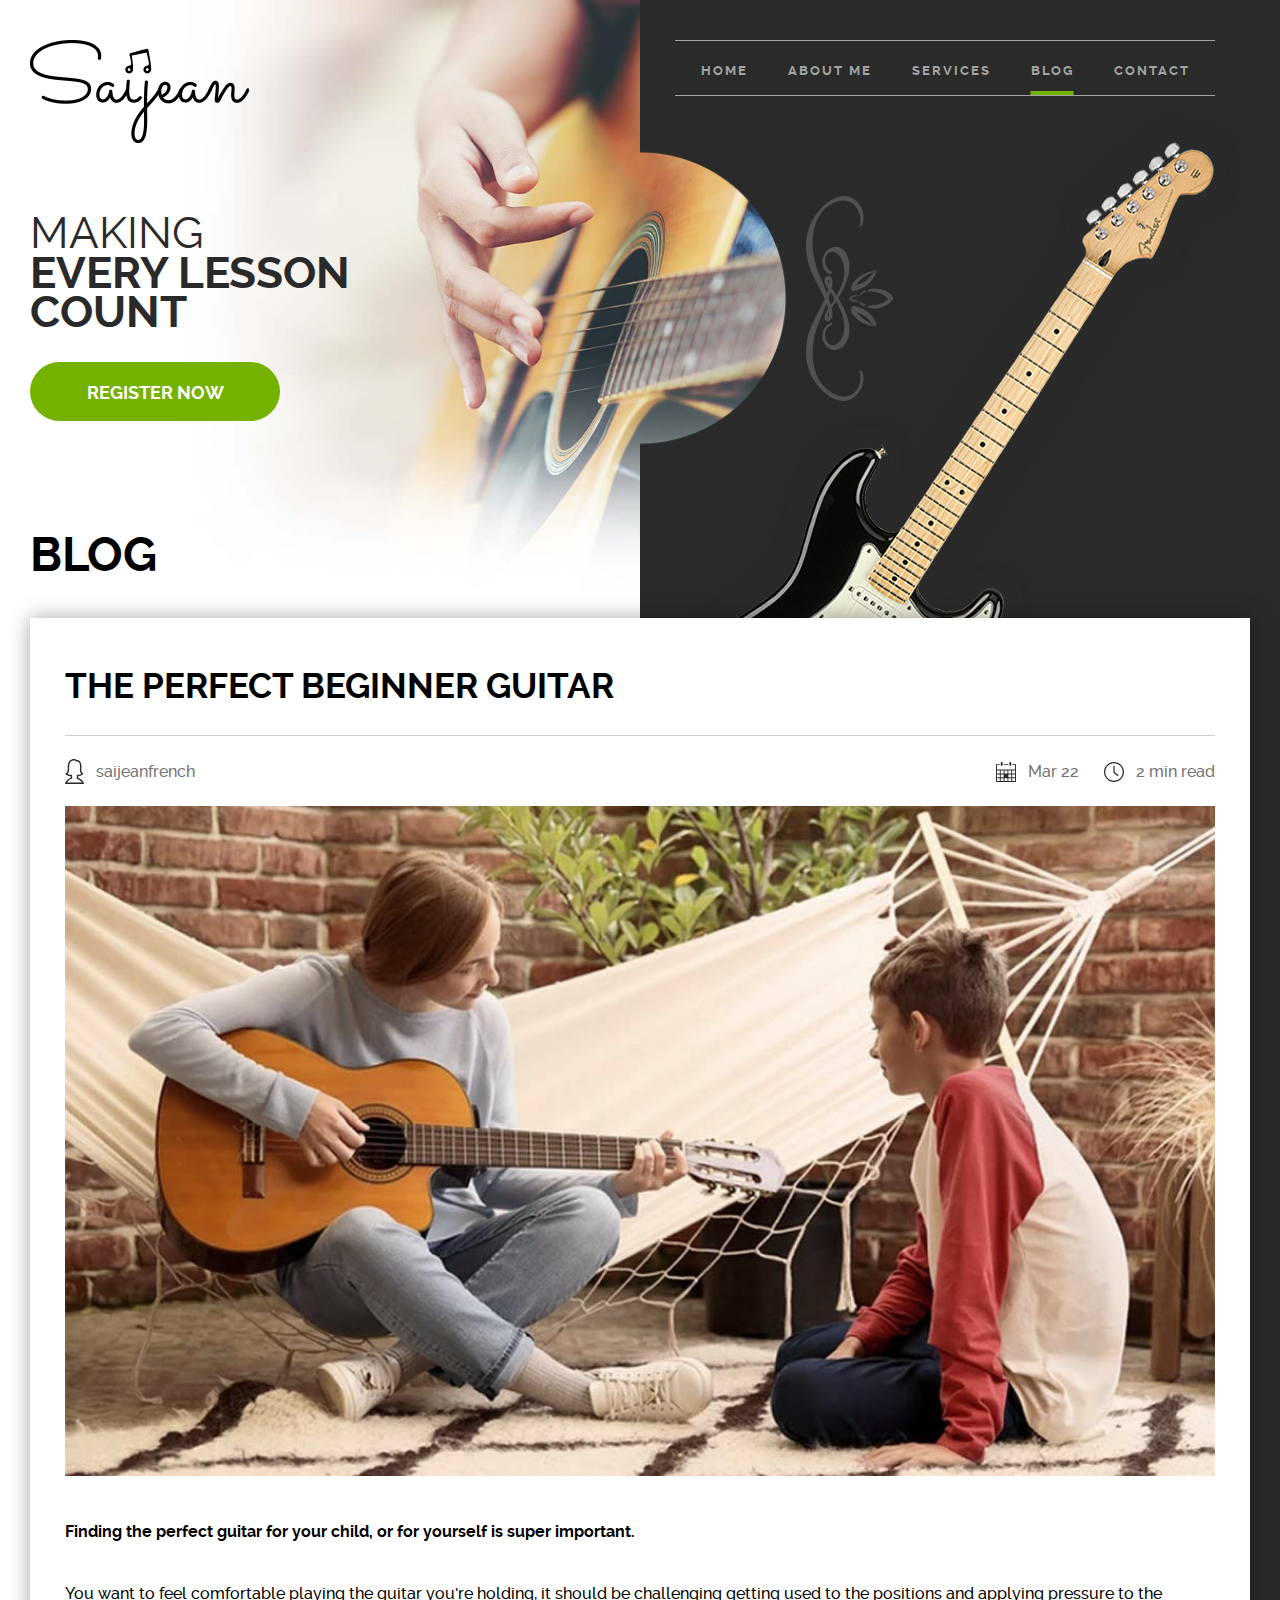
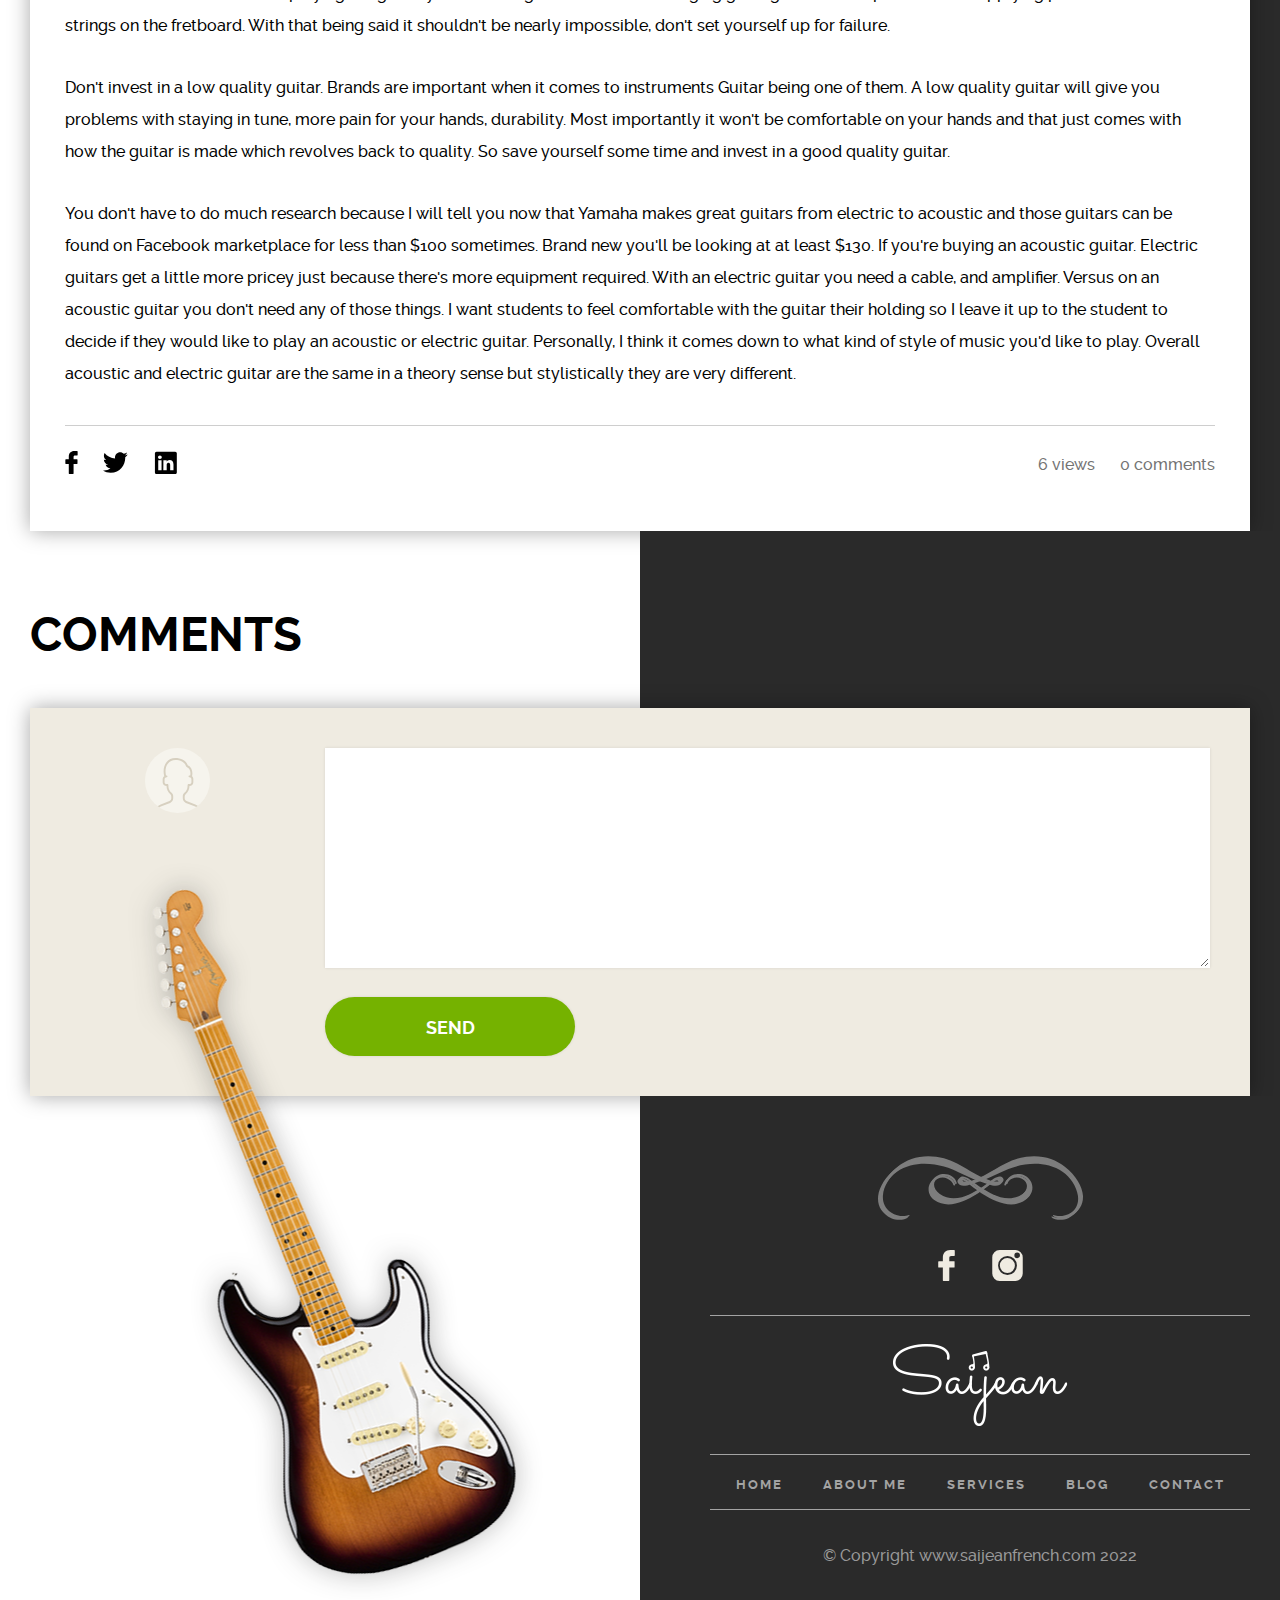
<file: post.html>
<!DOCTYPE html>
<html lang="en">
<head>
  <meta charset="utf-8">
  <meta http-equiv="X-UA-Compatible" content="IE=edge">
  <meta name="viewport" content="width=device-width, initial-scale=1.0, maximum-scale=1.0, user-scalable=no">
  <meta property="og:image" content="">
  <title>BLOG | SAIJEAN</title>
  <link rel="stylesheet" href="css/header.css">
  <link rel="stylesheet" href="css/blog.css">
  <link rel="stylesheet" href="css/article.css">
  <link rel="stylesheet" href="css/form.css">
  <link rel="stylesheet" href="css/footer.css">
  <link rel="icon" href="img/favicon.png" type="image/x-icon" />
</head>
  <body class="inner">
    <div class="hid">

    <div id="mySidenav" class="sidenav">
      <div class="cont">
        <ul>
          <li><a href="index.html">Home</a></li>
          <li><a href="about.html">About Me</a></li>
          <li><a href="services.html">Services</a></li>
          <li><a href="blog.html">Blog</a></li>
          <li><a href="contact.html">Contact</a></li>
        </ul>
        <a href="javascript:void(0)" class="closebtn" id="closenav">&times;</a>
      </div>
    </div>

    
    <header>
      <div class="container fl">
        <a href="#" class="menu-burger" id="opennav">
          <svg height="384pt" viewBox="0 -53 384 384" width="384pt" xmlns="http://www.w3.org/2000/svg">
            <path d="m368 154.667969h-352c-8.832031 0-16-7.167969-16-16s7.167969-16 16-16h352c8.832031 0 16 7.167969 16 16s-7.167969 16-16 16zm0 0" />
            <path d="m368 32h-352c-8.832031 0-16-7.167969-16-16s7.167969-16 16-16h352c8.832031 0 16 7.167969 16 16s-7.167969 16-16 16zm0 0" />
            <path d="m368 277.332031h-352c-8.832031 0-16-7.167969-16-16s7.167969-16 16-16h352c8.832031 0 16 7.167969 16 16s-7.167969 16-16 16zm0 0" />
          </svg>
        </a>
        <div class="col">
          <a href="index.html" class="logo">
            <img src="img/logo.png" alt="logo" />
          </a>
          <div class="head2">
            <h1>Making <br><strong>Every Lesson<br> Count</strong></h1>
            <div class="btn-block mt30">
              <a href="contact.html" class="btn">register now</a>
            </div>
          </div>
          <img src="img/figure2.svg" class="figure3" alt="figure" />
        </div>
        <div class="col top">
          <nav>
            <ul class="menu">
              <li><a href="index.html">Home</a></li>
              <li><a href="about.html">About Me</a></li>
              <li><a href="services.html">Services</a></li>
              <li class="active"><a href="blog.html">Blog</a></li>
              <li><a href="contact.html">Contact</a></li>
            </ul>
          </nav>
        </div>
      </div>

    </header>

    <main>

       <section id="article">
          <div class="container">
            <img src="img/guitar1.png" class="guitar-top" alt="guitar" />
            <h3>blog</h3>
            <div class="article rel mt40">
              <h4>The Perfect Beginner Guitar</h4>
              <div class="post-info fl">
                <div class="va elem admin">
                  <img src="img/avatar.svg" alt="avatar" />
                  <p>saijeanfrench</p>
                </div>
                <div class="elems va">
                  <div class="va elem">
                    <img src="img/calendar.svg" alt="calendar" />
                    <p>Mar 22</p>
                  </div>
                  <div class="va elem">
                    <img src="img/time.svg" alt="time" />
                    <p>2 min read</p>
                  </div>
                </div>
              </div>
              <div class="post-image-cont big-img">
                <div class="post-image" style="background-image:url(img/post1-big.jpg);"></div>
              </div>
              <div class="article-text mt40">
                <p><strong>Finding the perfect guitar for your child, or for yourself is super important.</strong></p>
                <p>You want to feel comfortable playing the guitar you're holding, it should be challenging getting used to the positions and applying pressure to the strings on the fretboard. With that being said it shouldn't be nearly impossible, don't set yourself up for failure.</p>
                <p>Don't invest in a low quality guitar. Brands are important when it comes to instruments Guitar being one of them. A low quality guitar will give you problems with staying in tune, more pain for your hands, durability. Most importantly it won't be comfortable on your hands and that just comes with how the guitar is made which revolves back to quality. So save yourself some time and invest in a good quality guitar.</p> 
                <p>You don't have to do much research because I will tell you now that Yamaha makes great guitars from electric to acoustic and those guitars can be found on Facebook marketplace for less than $100 sometimes. Brand new you'll be looking at at least $130. If you're buying an acoustic guitar. Electric guitars get a little more pricey just because there's more equipment required. With an electric guitar you need a cable, and amplifier. Versus on an acoustic guitar you don't need any of those things. I want students to feel comfortable with the guitar their holding so I leave it up to the student to decide if they would like to play an acoustic or electric guitar. Personally, I think it comes down to what kind of style of music you'd like to play. Overall acoustic and electric guitar are the same in a theory sense but stylistically they are very different.</p>
              </div>
              <div class="bottom-line va">
                <div class="sots va jc">
                  <a href="#" target="_blank">
                    <svg height="23" width="13" id="facebook" data-name="facebook" xmlns="http://www.w3.org/2000/svg" viewBox="0 0 15.4503 28.9414"><defs><style>.cls-1{fill-rule:evenodd;}</style></defs><title>facebook</title><path class="cls-1" d="M12.3714,5.6048c-1.7208,0-2.0356.6791-2.0356,2.0172v2.7838h4.3577a.58.58,0,0,1,.4124.1732.5954.5954,0,0,1,.1706.4174l-.0018,4.758a.5862.5862,0,0,1-.5826.59H10.3355V28.3508a.5864.5864,0,0,1-.5827.59H4.8914a.5862.5862,0,0,1-.5826-.59V16.3445H.5828A.5864.5864,0,0,1,0,15.7544v-4.758a.5865.5865,0,0,1,.5827-.5906H4.3091V7.122C4.3091,2.7951,6.9993,0,11.1626,0l3.706.006a.5866.5866,0,0,1,.5818.59v4.418a.5864.5864,0,0,1-.5824.59Z" transform="translate(-0.0001 0.0005)"/></svg>
                  </a>
                  <a href="#" target="_blank">
                    <svg version="1.1" id="Layer_1" xmlns="http://www.w3.org/2000/svg" xmlns:xlink="http://www.w3.org/1999/xlink" x="0px" y="0px" height="23px" width="25px" viewBox="0 0 20 20" enable-background="new 0 0 20 20" xml:space="preserve">
                    <path fill-rule="evenodd" clip-rule="evenodd" d="M20.667,3.14c-0.595,0.908-1.35,1.706-2.221,2.343L18.46,6.07
                      c0,5.99-4.471,12.897-12.646,12.897c-2.511,0-4.846-0.751-6.814-2.036c0.348,0.041,0.702,0.062,1.061,0.062
                      c2.082,0,3.999-0.724,5.52-1.939c-1.944-0.038-3.585-1.348-4.151-3.149c0.273,0.052,0.55,0.082,0.837,0.082
                      c0.406,0,0.799-0.057,1.171-0.159C1.404,11.41-0.128,9.579-0.128,7.383V7.326c0.6,0.34,1.285,0.544,2.013,0.569
                      C0.694,7.084-0.092,5.696-0.092,4.123c0-0.831,0.218-1.61,0.601-2.278c2.192,2.742,5.468,4.547,9.161,4.736
                      C9.595,6.25,9.556,5.903,9.556,5.548c0-2.502,1.99-4.532,4.445-4.532c1.279,0,2.433,0.549,3.244,1.432
                      c1.013-0.204,1.965-0.581,2.824-1.1c-0.333,1.056-1.037,1.945-1.954,2.506C19.014,3.745,19.869,3.5,20.667,3.14z"/>
                    </svg>
                  </a>
                  <a href="#" target="_blank">
                    <svg version="1.1" id="Layer_1" xmlns="http://www.w3.org/2000/svg" xmlns:xlink="http://www.w3.org/1999/xlink" x="0px" y="0px" height="23px" width="25px" viewBox="0 0 22 21" enable-background="new 0 0 22 21" xml:space="preserve">
                  <path fill-rule="evenodd" clip-rule="evenodd" d="M19.856,21H2.811c-0.816,0-1.478-0.652-1.478-1.457V2.133
                    c0-0.804,0.662-1.456,1.478-1.456h17.045c0.816,0,1.477,0.652,1.477,1.456v17.41C21.333,20.347,20.673,21,19.856,21z M4.375,17.689
                    h3.022V8.513H4.375V17.689z M5.905,4.089c-1.033,0-1.71,0.685-1.71,1.585c0,0.882,0.657,1.586,1.67,1.586h0.02
                    c1.053,0,1.708-0.704,1.708-1.586C7.574,4.774,6.939,4.089,5.905,4.089z M18.29,12.428c0-2.82-1.491-4.13-3.479-4.13
                    c-1.604,0-2.321,0.891-2.722,1.517V8.513H9.068c0.039,0.861,0,9.176,0,9.176h3.02v-5.125c0-0.274,0.02-0.547,0.101-0.743
                    c0.218-0.548,0.714-1.116,1.55-1.116c1.093,0,1.53,0.842,1.53,2.075v4.909h3.021V12.428z M12.089,9.814v0.029h-0.02
                    C12.074,9.835,12.082,9.824,12.089,9.814z"/>
                  </svg>
                  </a>
                </div>
                <div class="article-info va">
                  <p>6 views</p>
                  <p class="mt0">0 comments</p>
                </div>
              </div>
            </div>
            <div class="col black"></div>
          </div>
       </section>

       <section id="comments-section">
        <div class="container comments-block">
          <h3>comments</h3>
          <div class="block bl2 fl">
            <div class="col1">
              <div class="circle">
                <img src="img/avatar2.svg" alt="avatar 2" />
              </div>
            </div>
             <div class="col2">
              <form >
                <textarea id="comment" name="comment"></textarea>
                <div class="btn-block">
                  <input type="submit" value="send" class="btn">
                </div>
              </form>
            </div>
          </div>
          <div class="col black"></div>
        </div>
       </section>

    </main>

    <footer class="blog-footer">
      <div class="container wc">
        <div class="rel fl">
          <div class="col rel2">
            <img src="img/guitar2.png" class="guitar2" alt="guitar 2" />
          </div>
          <div class="col col-info black2">
            <img src="img/figure.svg" class="mx" alt="figure" />
            
            <div class="sots va jc">
              <a href="https://www.facebook.com/saijeanfrenchbeginnerguitarlessons" target="_blank">
                <svg height="31" width="17" id="facebook" data-name="facebook" xmlns="http://www.w3.org/2000/svg" viewBox="0 0 15.4503 28.9414"><defs><style>.cls-1{fill-rule:evenodd;}</style></defs><title>facebook</title><path class="cls-1" d="M12.3714,5.6048c-1.7208,0-2.0356.6791-2.0356,2.0172v2.7838h4.3577a.58.58,0,0,1,.4124.1732.5954.5954,0,0,1,.1706.4174l-.0018,4.758a.5862.5862,0,0,1-.5826.59H10.3355V28.3508a.5864.5864,0,0,1-.5827.59H4.8914a.5862.5862,0,0,1-.5826-.59V16.3445H.5828A.5864.5864,0,0,1,0,15.7544v-4.758a.5865.5865,0,0,1,.5827-.5906H4.3091V7.122C4.3091,2.7951,6.9993,0,11.1626,0l3.706.006a.5866.5866,0,0,1,.5818.59v4.418a.5864.5864,0,0,1-.5824.59Z" transform="translate(-0.0001 0.0005)"/></svg>
              </a>
              <a href="https://www.instagram.com/saijeanmusic/" target="_blank">
                <svg height="31" width="31" id="instagram" data-name="instagram" xmlns="http://www.w3.org/2000/svg" viewBox="0 0 29.2424 29.7303"><defs><style>.cls-1{fill-rule:evenodd;}</style></defs><title>instagram</title><path class="cls-1" d="M22.1193,30.9844H6.9267a7.0921,7.0921,0,0,1-7.025-7.1419V8.3963a7.0922,7.0922,0,0,1,7.025-7.1422H22.1193a7.0923,7.0923,0,0,1,7.0248,7.1422V23.8425A7.0921,7.0921,0,0,1,22.1193,30.9844ZM26.4738,6.3611a2.6768,2.6768,0,1,0-2.6763,2.7213A2.7018,2.7018,0,0,0,26.4738,6.3611Zm-11.9508.55a9.21,9.21,0,0,0,0,18.4175,9.21,9.21,0,0,0,0-18.4175Zm0,16.4433a7.2355,7.2355,0,1,1,7.1157-7.2346A7.1843,7.1843,0,0,1,14.523,23.354Z" transform="translate(0.0983 -1.2541)"/></svg>
              </a>
            </div>
            <div class="logo2">
              <img src="img/logo2.png" class="mx" alt="logo 2" />
            </div>
            <ul class="menu">
              <li><a href="index.html">Home</a></li>
              <li><a href="about.html">About Me</a></li>
              <li><a href="services.html">Services</a></li>
              <li><a href="blog.html">Blog</a></li>
              <li><a href="contact.html">Contact</a></li>
            </ul>
            <div class="copy">
              <p>&copy; Copyright www.saijeanfrench.com 2022</p>
            </div>
          </div>
        </div>
        <div class="col black">
        </div>
      </div>
    </footer>
    

    <script src="js/jquery.min.js"></script>
    <script src="js/script.js"></script>

    </div>

  </body>
</html>
</file>
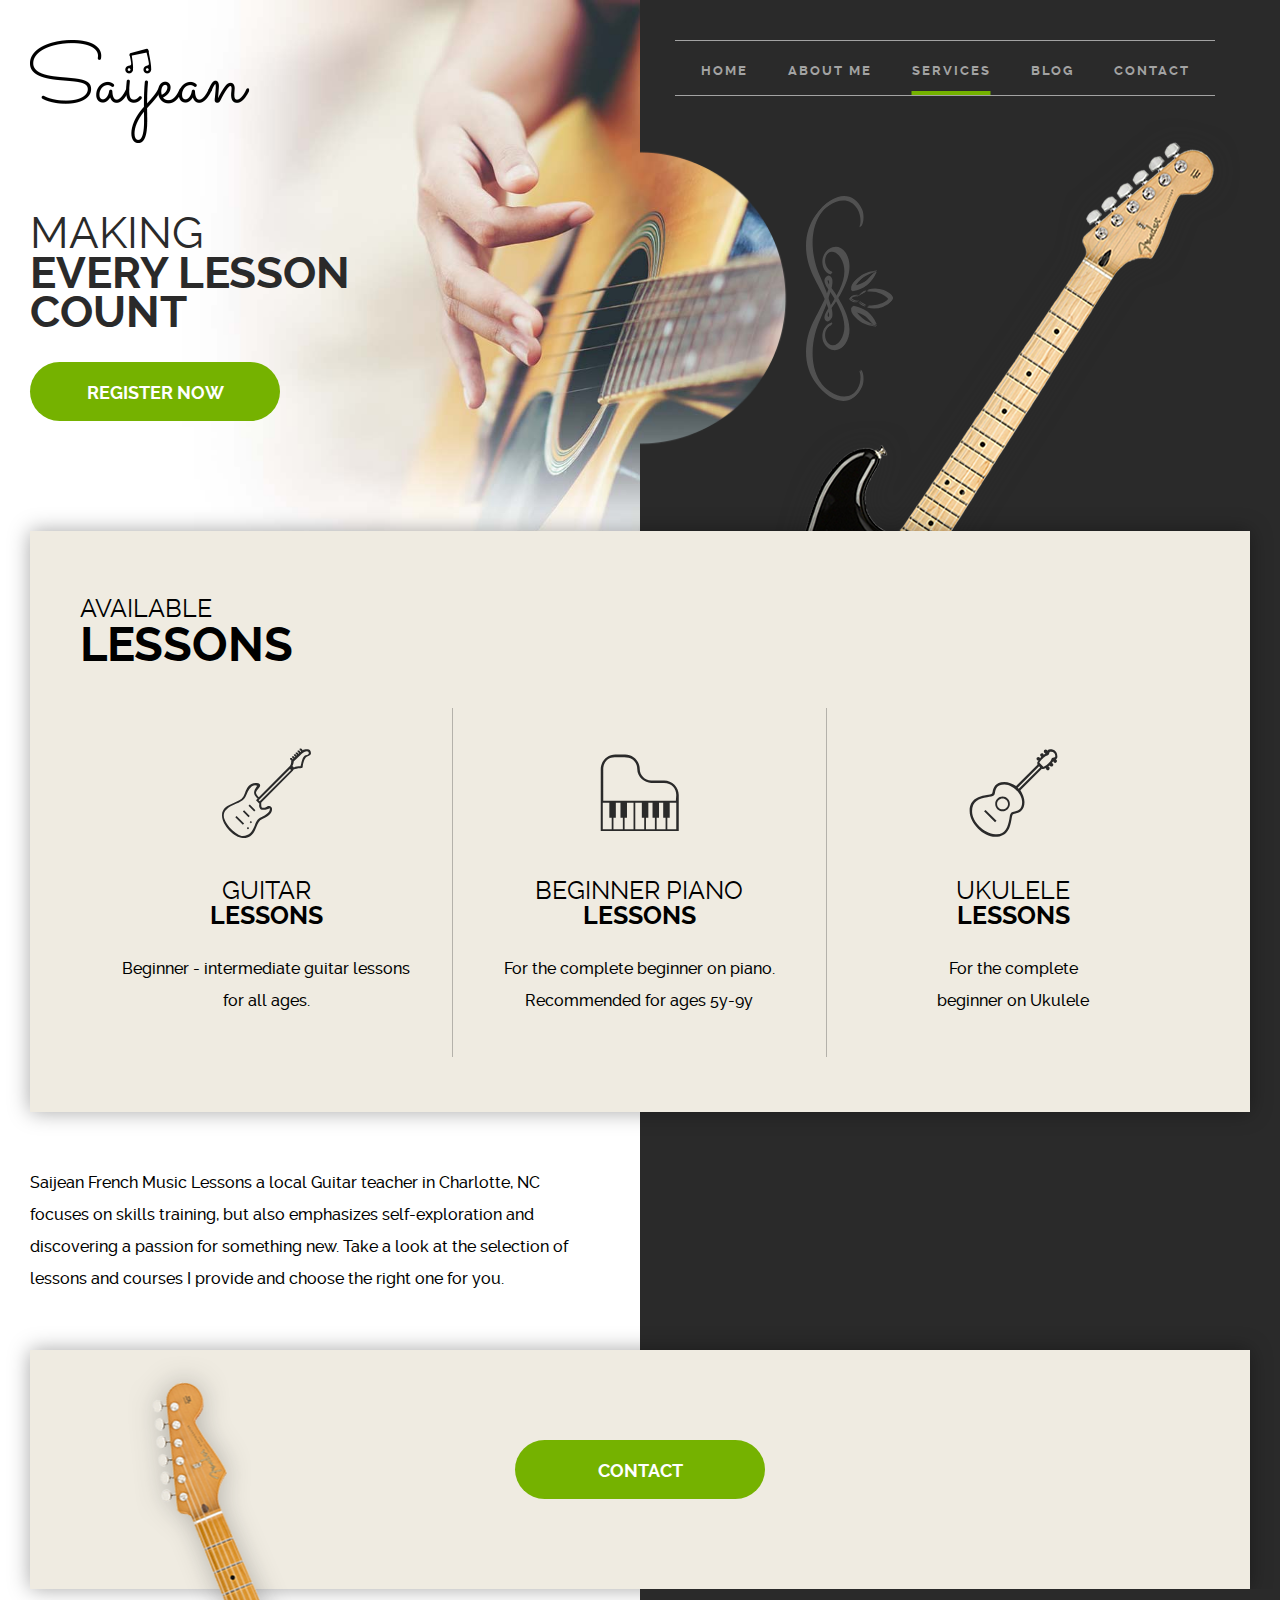
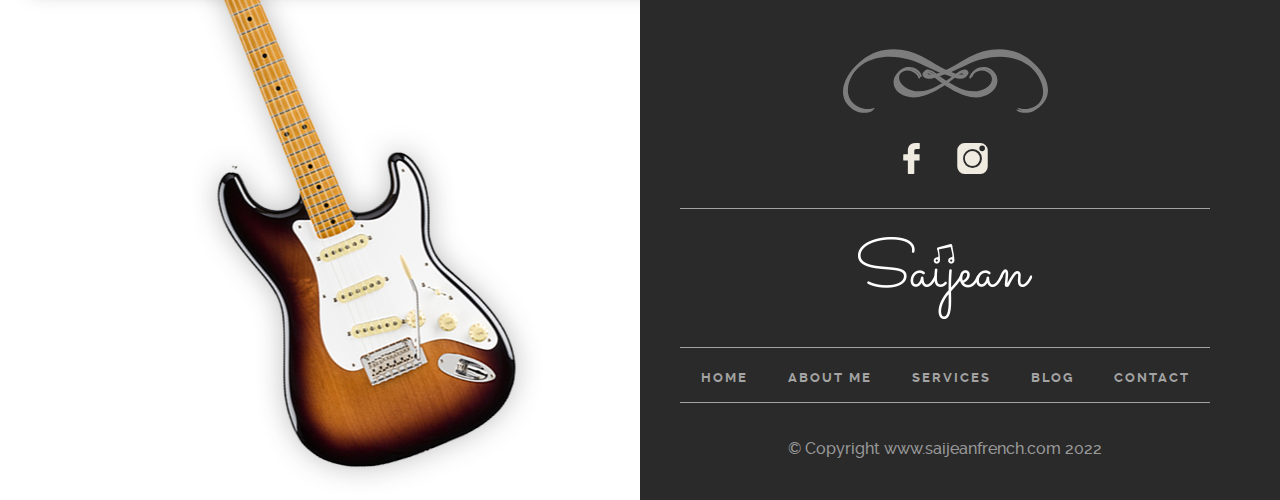
<file: services.html>
<!DOCTYPE html>
<html lang="en">
<head>
  <meta charset="utf-8">
  <meta http-equiv="X-UA-Compatible" content="IE=edge">
  <meta name="viewport" content="width=device-width, initial-scale=1.0, maximum-scale=1.0, user-scalable=no">
  <meta property="og:image" content="">
  <title>SERVICES | SAIJEAN</title>
  <link rel="stylesheet" href="css/header.css">
  <link rel="stylesheet" href="css/lessons.css">
  <link rel="stylesheet" href="css/footer.css">
  <link rel="icon" href="img/favicon.png" type="image/x-icon" />
</head>
  <body class="inner">
    <div class="hid">

    <div id="mySidenav" class="sidenav">
      <div class="cont">
        <ul>
          <li><a href="index.html">Home</a></li>
          <li><a href="about.html">About Me</a></li>
          <li><a href="services.html">Services</a></li>
          <li><a href="blog.html">Blog</a></li>
          <li><a href="contact.html">Contact</a></li>
        </ul>
        <a href="javascript:void(0)" class="closebtn" id="closenav">&times;</a>
      </div>
    </div>

    
    <header>
      <div class="container fl">
        <a href="#" class="menu-burger" id="opennav">
          <svg height="384pt" viewBox="0 -53 384 384" width="384pt" xmlns="http://www.w3.org/2000/svg">
            <path d="m368 154.667969h-352c-8.832031 0-16-7.167969-16-16s7.167969-16 16-16h352c8.832031 0 16 7.167969 16 16s-7.167969 16-16 16zm0 0" />
            <path d="m368 32h-352c-8.832031 0-16-7.167969-16-16s7.167969-16 16-16h352c8.832031 0 16 7.167969 16 16s-7.167969 16-16 16zm0 0" />
            <path d="m368 277.332031h-352c-8.832031 0-16-7.167969-16-16s7.167969-16 16-16h352c8.832031 0 16 7.167969 16 16s-7.167969 16-16 16zm0 0" />
          </svg>
        </a>
        <div class="col">
          <a href="index.html" class="logo">
            <img src="img/logo.png" alt="logo" />
          </a>
          <div class="head2">
            <h1>Making <br><strong>Every Lesson<br> Count</strong></h1>
            <div class="btn-block mt30">
              <a href="contact.html" class="btn">register now</a>
            </div>
          </div>
          <img src="img/figure2.svg" class="figure3" alt="figure" />
        </div>
        <div class="col top">
          <nav>
            <ul class="menu">
              <li><a href="index.html">Home</a></li>
              <li><a href="about.html">About Me</a></li>
              <li class="active"><a href="services.html">Services</a></li>
              <li><a href="blog.html">Blog</a></li>
              <li><a href="contact.html">Contact</a></li>
            </ul>
          </nav>
        </div>
      </div>

    </header>

    <main>

       <section id="lessons">
          <div class="container">
            <img src="img/guitar1.png" class="guitar-top" alt="guitar" />
            <div class="block">
              <h6>Available</h6>
              <h3>Lessons</h3>
              <div class="items mt40">

                <div class="item w3">
                  <div class="lesson tc">
                    <div class="lesson-icon">
                      <img src="img/lesson1.svg" alt="lesson 1" />
                    </div>
                    <div class="lesson-title">
                      <h6>Guitar <br><strong>Lessons</strong></h6>
                    </div>
                    <div class="lesson-desc">
                      <p>Beginner - intermediate guitar lessons for all ages.</p>
                    </div>
                  </div>
                </div>

                <div class="item w3">
                  <div class="lesson tc">
                    <div class="lesson-icon">
                      <img src="img/lesson2.svg" alt="lesson 2" />
                    </div>
                    <div class="lesson-title">
                      <h6>Beginner Piano <br><strong>Lessons</strong></h6>
                    </div>
                    <div class="lesson-desc">
                      <p>For the complete beginner on piano. Recommended for ages 5y-9y</p>
                    </div>
                  </div>
                </div>

                <div class="item w3">
                  <div class="lesson tc">
                    <div class="lesson-icon">
                      <img src="img/lesson3.svg" alt="lesson 3" />
                    </div>
                    <div class="lesson-title">
                      <h6>Ukulele <br><strong>Lessons</strong></h6>
                    </div>
                    <div class="lesson-desc">
                      <p>For the complete <br>beginner on Ukulele</p>
                    </div>
                  </div>
                </div>

              </div>
            </div>
            <div class="col info">
              <p>Saijean French Music Lessons a local Guitar teacher in Charlotte, NC focuses on skills training, but also emphasizes self-exploration and discovering a passion for something new. Take a look at the selection of lessons and courses I provide and choose the right one for you.</p>
            </div>
            <div class="block big mt0">
              <div class="btn-block jc">
                <a href="contact.html" class="btn">contact</a>
              </div>
            </div>
            <div class="col black"></div>
          </div>
       </section>

    </main>

    <footer>
      <div class="container wc">
        <div class="rel fl">
          <div class="col rel2">
            <img src="img/guitar2.png" class="guitar2" alt="guitar 2" />
          </div>
          <div class="col col-info black2">
            <img src="img/figure.svg" class="mx" alt="figure" />
            
            <div class="sots va jc">
              <a href="https://www.facebook.com/saijeanfrenchbeginnerguitarlessons" target="_blank">
                <svg height="31" width="17" id="facebook" data-name="facebook" xmlns="http://www.w3.org/2000/svg" viewBox="0 0 15.4503 28.9414"><defs><style>.cls-1{fill-rule:evenodd;}</style></defs><title>facebook</title><path class="cls-1" d="M12.3714,5.6048c-1.7208,0-2.0356.6791-2.0356,2.0172v2.7838h4.3577a.58.58,0,0,1,.4124.1732.5954.5954,0,0,1,.1706.4174l-.0018,4.758a.5862.5862,0,0,1-.5826.59H10.3355V28.3508a.5864.5864,0,0,1-.5827.59H4.8914a.5862.5862,0,0,1-.5826-.59V16.3445H.5828A.5864.5864,0,0,1,0,15.7544v-4.758a.5865.5865,0,0,1,.5827-.5906H4.3091V7.122C4.3091,2.7951,6.9993,0,11.1626,0l3.706.006a.5866.5866,0,0,1,.5818.59v4.418a.5864.5864,0,0,1-.5824.59Z" transform="translate(-0.0001 0.0005)"/></svg>
              </a>
              <a href="https://www.instagram.com/saijeanmusic/" target="_blank">
                <svg height="31" width="31" id="instagram" data-name="instagram" xmlns="http://www.w3.org/2000/svg" viewBox="0 0 29.2424 29.7303"><defs><style>.cls-1{fill-rule:evenodd;}</style></defs><title>instagram</title><path class="cls-1" d="M22.1193,30.9844H6.9267a7.0921,7.0921,0,0,1-7.025-7.1419V8.3963a7.0922,7.0922,0,0,1,7.025-7.1422H22.1193a7.0923,7.0923,0,0,1,7.0248,7.1422V23.8425A7.0921,7.0921,0,0,1,22.1193,30.9844ZM26.4738,6.3611a2.6768,2.6768,0,1,0-2.6763,2.7213A2.7018,2.7018,0,0,0,26.4738,6.3611Zm-11.9508.55a9.21,9.21,0,0,0,0,18.4175,9.21,9.21,0,0,0,0-18.4175Zm0,16.4433a7.2355,7.2355,0,1,1,7.1157-7.2346A7.1843,7.1843,0,0,1,14.523,23.354Z" transform="translate(0.0983 -1.2541)"/></svg>
              </a>
            </div>
            <div class="logo2">
              <img src="img/logo2.png" class="mx" alt="logo 2" />
            </div>
            <ul class="menu">
              <li><a href="index.html">Home</a></li>
              <li><a href="about.html">About Me</a></li>
              <li><a href="services.html">Services</a></li>
              <li><a href="blog.html">Blog</a></li>
              <li><a href="contact.html">Contact</a></li>
            </ul>
            <div class="copy">
              <p>&copy; Copyright www.saijeanfrench.com 2022</p>
            </div>
          </div>
        </div>
        <div class="col black">
        </div>
      </div>
    </footer>
    

    <script src="js/jquery.min.js"></script>
    <script src="js/script.js"></script>

    </div>

  </body>
</html>
</file>
<file: css/header.css>
@font-face {
  font-family: Raleway-Regular;
  src: url('../fonts/Raleway-Regular.eot');
  src: url('../fonts/Raleway-Regular.eot?#iefix') format('embedded-opentype'),
       url('../fonts/Raleway-Regular.woff2') format('woff2'),
       url('../fonts/Raleway-Regular.woff') format('woff');
        font-display: swap;
}

@font-face {
  font-family: Raleway-Italic;
  src: url('../fonts/Raleway-Italic.eot');
  src: url('../fonts/Raleway-Italic.eot?#iefix') format('embedded-opentype'),
       url('../fonts/Raleway-Italic.woff2') format('woff2'),
       url('../fonts/Raleway-Italic.woff') format('woff');
        font-display: swap;
}

@font-face {
  font-family: Raleway-Medium;
  src: url('../fonts/Raleway-Medium.eot');
  src: url('../fonts/Raleway-Medium.eot?#iefix') format('embedded-opentype'),
       url('../fonts/Raleway-Medium.woff2') format('woff2'),
       url('../fonts/Raleway-Medium.woff') format('woff');
        font-display: swap;
}

@font-face {
  font-family: Raleway-Bold;
  src: url('../fonts/Raleway-Bold.eot');
  src: url('../fonts/Raleway-Bold.eot?#iefix') format('embedded-opentype'),
       url('../fonts/Raleway-Bold.woff2') format('woff2'),
       url('../fonts/Raleway-Bold.woff') format('woff');
        font-display: swap;
}

@font-face {
  font-family: Raleway-Bolditalic;
  src: url('../fonts/Raleway-Bolditalic.eot');
  src: url('../fonts/Raleway-Bolditalic.eot?#iefix') format('embedded-opentype'),
       url('../fonts/Raleway-Bolditalic.woff2') format('woff2'),
       url('../fonts/Raleway-Bolditalic.woff') format('woff');
        font-display: swap;
}

* {
  margin: 0;
  padding: 0;
  box-sizing: border-box;
  -webkit-appearance: none;
  -webkit-tap-highlight-color: transparent;
  outline: none;
}

ul {
  font-size: 18px;
  line-height: 1.9;
  list-style: none;
}

body {
  min-width: 320px;
  font-family: 'Raleway-Medium';
  font-weight: 100;
}

.hid {
  overflow-x: hidden;
}

a {
  text-decoration: none;
  outline: none;
  -webkit-appearance: none;
  -webkit-tap-highlight-color: transparent;
}

img {
  display: block;
  max-width: 100%;
}

h1,h2,h3,h4,h5,h6 {
  font-weight: 100;
  color: #000;
  text-transform: uppercase;
}

h1 {
  font-family: 'Raleway-Regular';
  font-size: 55px;
  line-height: 0.9;
  color: #2a2a2a;
}

.inner h1 {
  font-size: 44px;
}

h3 {
  font-family: 'Raleway-Bold';
  font-size: 47px;
  line-height: 1;
}

h4 {
  font-family: 'Raleway-Bold';
  font-size: 35px;
  line-height: 1;
}

h6 {
  font-family: 'Raleway-Regular';
  font-size: 25px;
  line-height: 1;
}

h6:first-child {
  margin-top: 0;
}

strong, .fb {
  font-family: 'Raleway-Bold';
}

i {
  font-family: 'Raleway-Italic';
}

strong i {
  font-family: 'Raleway-Bolditalic';
}

.container {
  position: relative;
  z-index: 900;
  max-width: 1280px;
  width: 100%;
  padding: 0 30px;
  margin: 0 auto;
  box-sizing: border-box;
}

@media (max-width:1260px){
  .container {
    max-width:990px;
    width: 100%;
    padding:0 15px;}  
}

@media (max-width:960px){
  .container {
    max-width:760px;
    width: 100%;
  }
  h1,h2,h3,h4,h5,h6 {text-align: center;}
  br {display: none;}
}

@media (max-width:768px){
  .container  {
    max-width:510px;
  }
  h1 {font-size: 50px;}
  h3 {font-size: 37px;}
  h4 {font-size: 30px;}
}

@media (max-width:576px){
  h1 {font-size: 47px;}
  .inner h1 {font-size: 45px;}
  h3 {font-size: 32px;}
  h4 {font-size: 28px;}
}

p {
  font-size: 16px;
  color: #000;
  line-height: 2;
  margin-top: 30px;
}

p:first-child {
  margin-top: 0;
}

.wc p, .wc h1, .wc h2,
.wc h3, .wc h4, .wc h5, .wc h6 {
  color: #fff;
}

.fl {
  display: flex;
  flex-wrap: wrap;
}

.va, .menu {
  display: flex;
  flex-wrap: wrap;
  align-items: center;
}

.jc, .menu {
  justify-content: center;
}

.je {
  justify-content: flex-end;
}

.spb {
  justify-content: space-between;
}

nav {
  padding: 0 35px;
}

.menu {
  background-color: #2a2a2a;
  border-top: 1px solid #a3a3a3;
  border-bottom: 1px solid #a3a3a3;
}

.menu a {
  display: block;
  position: relative;
  font-family: Raleway-Bold;
  font-size: 13px;
  line-height: 1;
  color: #a3a3a3;
  letter-spacing: 2px;
  text-transform: uppercase;
  padding: 23px 0 18px 0;
}

.menu a:after {
  content: "";
  display: block;
  background-color: #75b200;
  height: 4px;
  width: 0%;
  position: absolute;
  bottom: 0;
  left: 50%;
  -webkit-transition: width .2s ease-in-out;
  -moz--transition: width .2s ease-in-out;
  transition: width .2s ease-in-out;
  -webkit-transform: translateX(-50%);
  -moz-transform: translateX(-50%);
  transform: translateX(-50%);
}

.menu a:hover:after {
  width: 100%;
}

.menu li.active a:after {
  width: 100%;
}

.menu li {
  margin-right: 40px;
}

.menu li:last-child {
  margin-right: 0;
}

/*sidenav*/
.sidenav {
  display: flex;
  align-items: center;
  justify-content: center;
  position: absolute;
  z-index: 2000;
  min-height: 100vh;
  width: 100%;
  opacity: 0;
  top: -500%;
  left: auto;
  right: 0;
  background: rgba(0,0,0,0.8);
  overflow-x: hidden;
  transition: 0.3s;
  padding: 20px 0;
}

.sidenav ul {
  width: 100%;
}

.sidenav a {
  display: block;
  font-family: Raleway-Bold;
  font-size: 16px;
  line-height: 1;
  color: #fff;
  letter-spacing: 2px;
  text-transform: uppercase;
  text-transform: uppercase;
  padding: 23px 0 18px 0;
}

.sidenav li {
  text-align: center;
}

.sidenav li:hover a {
  color: #75b200;
}

.sidenav .closebtn {
  display: block;
  font-size: 35px;
  line-height: 1;
  font-weight: bold;
  text-align: center;
}

.sidenav .closebtn:hover {
  color: #75b200;
}

.menu-burger {
  width: 70px;
  height: 70px;
  display: none;
  align-items: center;
  justify-content: center;
  position: absolute;
  z-index: 900;
  top: 53px;
  right: 15px;
  background-color: rgba(0,0,0,0.7);
  border-radius: 50%;
}

.menu-burger svg {
  width: 35px;
  height: 35px;
  fill: #fff;
}

.menu-burger:hover {
  background-color: #fff;
}

.menu-burger:hover svg {
  fill: #000;
}

@media(max-width: 1260px) {
  nav ul.menu {display: none;}
  .menu-burger {display: flex;}
}

@media(max-width: 385px) {
  .logo img {
    max-height: 90px;
  }
  .menu-burger {
    top: 45px;
  }
}
/*sidenav*/

/**/
.tc {
  text-align: center;
}

.mx {
  margin: 0 auto;
}

.full {
  width: 100%;
  height: 100%;
  object-fit: cover;
}

.figure3 {
  position: absolute;
  z-index: 900;
  top: 37%;
  left: 63%;
}

.guitar-top {
  position: absolute;
  z-index: 900;
  left: 50%;
  top: -420px;
}

.top {
    position: relative;
    background-image: url(../img/bg.png);
    background-size: cover;
    background-position: left center;
}

.inner .top {
  background-image: url(../img/bg2.png);
}

@media(max-width: 960px) {
  .top:after, .top {
        display: none;
  }
  .guitar-top, .figure3 {
    display: none;
  }
}

body {
    background-image: url(../img/guitar.jpg);
    background-size: auto 1000px;
    background-repeat: no-repeat;
    background-position: top;
}

.inner {
  background-size: auto 700px;
}

.head2 {
  padding: 70px 0 110px 0;
}

.col {
  width: 50%;
}

header .col {
  padding-top: 40px;
}

.btn-block {
  display: flex;
}

.mt50 {
  margin-top: 50px;
}

.mt40 {
  margin-top: 40px;
}

.mt30 {
  margin-top: 30px;
}

.mob {
  display: none;
}

@media(max-width: 960px) {
  .desc {
    display: none;
  }
  .mob {
    display: block;
  }
  .col {
    width: 100%;
  }
  .btn-block {
    justify-content: center;
  }
  .inner {
    background-size: auto 1000px;
  }
}

.btn {
  min-width: 250px;
  font-family: Raleway-Bold;
  font-size: 18px;
  color: #fff;
  line-height: 1;
  background-color: #75b200;
  border-radius: 40px;
  text-transform: uppercase;
  text-align: center;
  padding: 22px 45px 19px 45px;
}

.btn:hover {
  color: #fff;
  background-color: #2a2a2a;
}

.st2 {
  color: #75b200;
  background-color: #fff;
  border: 2px solid #75b200; 
}

.st2:hover {
  color: #fff;
  background-color: #75b200;
}

@media(max-width: 450px) {
  .btn {
    min-width: auto;
    width: 100%;
    padding: 22px 15px 19px 15px;
  }
}

/*blocks begin*/
.rel {
  position: relative;
  z-index: 900;
}

.rel2 {
  position: relative;
}

.black {
  position: absolute;
  height: 100%;
  right: 0;
  top: 0;
  background-color: #2a2a2a;
}

.black:after, .top:after, .black2:after, .black2:before {
  content: '';
  width: 800%;
  height: 100%;
  position: absolute;
  top: 0;
  background-color: #2a2a2a;
}

.black:after, .top:after, .black2:after {
  right: -800%;
}

.black2:after, .black2:before {
  display: none;
}

.black2:before {
    left: -800%;
}

@media(max-width: 960px) {
    .black2:after, .black2:before {
        display: block;
    }
    .black2 {
        width: 100%;
        position: relative;
        background-color: #2a2a2a;
        margin-top: 50px;
    }
}


.image {
  position: absolute;
  z-index: 500;
  height: 490px;
  width: 650px;
  max-width: none;
  top: 50%;
  background-color: #fff;
  box-shadow: 0 0 10px rgba(0,0,0,0.2);
  padding: 20px;
}

.img {
  width: 100%;
  height: 100%;
  background-size: cover;
  background-position: center;
}

.text {
  position: relative;
  z-index: 900;
  min-height: 570px;
  display: flex;
  flex-wrap: wrap;
  align-items: center;
}

.left .text {
  padding-right: 160px;
}

.right .text {
  padding-left: 160px;
}

.left .image {
  left: 90%;
  transform: translateY(-50%) rotate(-7deg);
}

.right .image {
  right: 90%;
  transform: translateY(-50%) rotate(7deg);
}

.left .container, .right .container {
  padding-top: 50px;
}

.pt .container {
  padding-top: 40px;
}

.pt20 {
  padding-top: 20px;
}

.pt70 {
  padding-top: 70px;
}

@media(max-width: 1260px) {
  .left .text {
    padding-right: 70px;
  }
  .right .text {
    padding-left: 70px;
  }
  .left .image {
    left: 95%;
  }
  .right .image {
    right: 95%;
  }
  .image {
    width: 570px;
    height: 360px;
  }
  .text {
    min-height: 410px;
  }
}

@media(max-width: 960px) {
  .left {
    background-color: transparent;
  }
  .right {
    background-color: #2a2a2a;
  }
  .black {
    display: none;
  }
  .left .text {
    padding-right: 0;
  }
  .right .text {
    padding-left: 0;
  }
  section .image {
    width: 100%;
    max-width: 600px;
    height: 400px;
    position: relative;
    top: auto;
    margin: 0 auto;
    margin-top: 45px;
  }
  section .mtm0 {
     margin-top: 0;
  }
  .right .image {
    right: auto;
    transform: none;
  }
  .left .image {
    left: auto;
    transform: none;
  }
  .left .container, .right .container {
    padding-top: 90px;
    padding-bottom: 90px;
  }
  .pt .container {
    padding-bottom: 0;
  }
}
/*blocks end*/

.two .col {
	margin-top: 50px;
}

.two .col:nth-child(2n+1) {
  padding-right: 70px;
}

.two .col:nth-child(2n) {
  padding-left: 70px;
}

@media(max-width: 1260px) {
  .two .col:nth-child(2n+1) {
    padding-right: 30px;
  }

  .two .col:nth-child(2n) {
    padding-left: 30px;
  }
}

@media(max-width: 960px) {
  .two .col:nth-child(n) {
      padding-right: 0;
  }

  .two .col:nth-child(2n) {
      padding-left: 0;
  }
}

.padt {
  padding-top: 120px;
}

.block {
  position: relative;
  z-index: 900;
  background-color: #efebe1;
  box-shadow: 0 0 20px rgba(0,0,0,0.35);
  padding: 65px 50px 55px 50px;
}


.big {
  padding-top: 90px;
  padding-bottom: 90px;
}

.mt0 {
  margin-top: 0;
}

@media(max-width: 768px) {
  .block {
    padding: 65px 25px 55px 25px;
  }
  .sm {
    padding: 65px 15px 55px 15px;
  }
}

.items {
  display: flex;
  flex-wrap: wrap;
  justify-content: center;
}

.w3 {
  width: 33.3333%;
  border-right: 1px solid #b4b1aa;
}

.w3:last-child {
  border-right: 0;
}

@media(max-width: 960px) {
  .w3 {
    width: 100%;
  }
  .w3 {
    border-right: 0;
    border-top: 1px solid #b4b1aa;
  }
  .w3:last-child {
    border-bottom: 1px solid #b4b1aa;
  }
}

.pb {
  padding-bottom: 80px;
}

@media(max-width: 960px) {
  .pb {
    padding-bottom: 0;
  }
}
</file>
<file: css/main.css>
.head {
    padding-top: 70px;
    padding-bottom: 60px;
}

.figure {
    margin-top: 40px;
}

.photo {
    position: absolute;
    top: -105%;
    left: 140%;
}

.figure2 {
    position: absolute;
    top: -72%;
    left: 136%;
}

@media(max-width: 960px) {
    .figure2 {
        transform: rotate(-90deg);
    }
    .images {width: 100%;}
    .photo, .figure2 {
        position: relative;
        left: auto;
        top: auto;
        margin: 0 auto;
    }
}

.guitar {
    width: 100%;
    min-height: 1100px;
    max-height: 1200px;
    position: absolute;
    z-index: 100;
    top: 0;
    left: 0;
    object-fit: cover;
    object-position: bottom;
}

@media(max-width: 960px) {
    .figure {
        margin: 0 auto;
        margin-top: 40px;
    }
    .guitar {
        min-width: auto;
        min-height: auto;
        width: 100%;
        height: 800px;
        left: 50%;
        transform: translateX(-50%);
    }
}

/*options*/
.icon {
    display: flex;
    align-items: center;
    justify-content: center;
    width: 39px;
    margin-right: 13px;
}

.name {
    width: 40%;
    margin-top: 13px;
    padding-right: 15px;
}

.w2 {
    width: 50%;
}

.value {
    width: 60%;
    margin-top: 13px;
    padding-right: 15px;
}

.name p {
    flex: 1 1;
}

@media(max-width: 960px) {
    .name {width: 60%;}
    .value {width: 40%;}
    .w2 {width: 100%;}
}

.option {
    border-top: 1px solid #b4b1aa;
    padding-bottom: 13px;
}

.option p {
    line-height: 1.6;
}

@media(max-width: 576px) {
    .name,.value {width: 100%;text-align: center;}
    .value {margin-top: 5px;}
    .option p {
        width: 100%;
        flex: none;
    }
    .icon {
        margin: 0 auto;
        margin-bottom: 10px;
    }
    .option {
        padding: 15px 0;
    }
  }

.option:last-child {
    border-bottom: 1px solid #b4b1aa;
}

.options {
    margin-top: 35px;
}

.guitar1 {
    position: absolute;
    bottom: -15px;
    left: 50%;
}

@media(max-width: 960px) {
    .guitar1 {
        max-height: 500px;
        position: relative;
        bottom: auto;
        left: auto;
        margin: 0 auto;
        margin-top: 30px;
    }
}

/*reviews*/
.review {
    height: 100%;
    padding: 10px;
}

.review img {
    width: auto !important;
}

.review-text {
    margin-top: 20px;
}

.review-text p {
    font-family: 'Raleway-Italic';
    font-size: 13px;
}

.review-name {
    font-family: 'Raleway-Bolditalic';
    margin-top: 25px;
}

.review-box {
    height: 100%;
    background-color: #fff;
    box-shadow: 0 0 8px rgba(0,0,0,0.1);
    padding: 40px;
}

.r1 .review-box {
    transform: rotate(-2deg);
}

.r2 .review-box {
    transform: rotate(2deg);
}

.r1 .review-content {
    transform: rotate(2deg);
}

.r2 .review-content {
    transform: rotate(-2deg);
}

@media(max-width: 576px) {
    .r1 .review-box, .r2 .review-box, .r1 .review-content, .r2 .review-content  {
        transform: rotate(0);
    }
    .review-box {
        padding: 40px 20px;
    }
}

@media(max-width: 576px) {
    .review {
        padding: 0;
    }
    .review-text p {
        font-size: 12px;
    }
    .review-name {
        font-size: 15px;
    }
}
</file>
<file: css/slider.css>
.slider, .slider2 {
    position: relative;
    display: flex !important;
    align-items: center;
}

.slider {
    padding: 0 20px 40px 20px;
}

.slider2 {
    padding: 0 20px 30px 20px;
}

@media(max-width: 960px) {
    .slider, .slider2 {
        padding-bottom: 0;
    }
}

@media(max-width: 960px) {
    .slider, .slider2 {
        padding: 0 30px;
    }
}

@media(max-width: 576px) {
    .slider, .slider2 {
        padding: 0;
    }
}

.owl-dots {
    display: none;
}

.owl-carousel .owl-stage {
    display: flex;
}

.owl-nav svg {
    height: 30px;
    fill: #808080;
}

.owl-nav {
    height: 30px;
    width: 100%;
    position: absolute;
    left: 50%;
    transform: translateX(-50%);
    top: auto;
    margin-top: 0 !important;
}

.owl-nav button {
    width: 30px;
    height: 30px;
    background: none !important;
}

.owl-nav .owl-prev {
    position: absolute;
    left: -30px;
    margin: 0 !important;
}

.owl-nav .owl-next {
    position: absolute;
    right: -30px;
    margin: 0 !important;
}

.owl-nav button:hover svg {
    fill: #75b200;
}

@media(max-width: 960px) {
    .owl-nav .owl-prev {
        left: -10px;
    }
    .owl-nav .owl-next {
        right: -10px;
    }
}

@media(max-width: 576px) {
    .owl-nav .owl-prev {
        left: -27px;
    }
    .owl-nav .owl-next {
        right: -27px;
    }
}
</file>
<file: css/footer.css>
.col-info {
    text-align: center;
    padding: 60px 40px 35px 40px;
}

.blog-footer .col-info {
    padding-left: 70px;
    padding-right: 0;
}

@media(max-width: 1260px) {
    .blog-footer .col-info {
        padding-left: 30px;
    }
}


footer svg {
    fill: #efebe1;
}

.sots a {
    display: block;
}

footer .sots a {
    margin-top: 20px;
    margin-right: 37px;
}

footer a:last-child {
    margin-right: 0;
}

footer .sots {
    border-bottom: 1px solid #a3a3a3;
    padding-top: 10px;
    padding-bottom: 30px;
}

.sots a:hover svg {
    fill: #75b200;
}

.copy {
    padding-top: 30px;
}

.copy p {
    color: #999999;
}

.logo2 {
    padding: 28px 0;
}

.guitar2 {
    position: absolute;
    bottom: 0;
    left: 50%;
    transform: translateX(-50%);
}

.contact-footer .guitar2 {
   bottom: -80px;
}

@media(max-width: 960px) {
    .col-info, .blog-footer .col-info {
        padding: 50px 0 35px 0;
    }
    .guitar2 {
        max-height: 500px;
        position: relative;
        left: auto;
        transform: none;
        margin: 0 auto;
        margin-top: 50px;
    }
}

@media(max-width: 768px) {
    footer .menu li {
        margin-right: 29px;
    }
    footer .menu li:last-child {
        margin-right: 0;
    }
}

@media(max-width: 576px) {
  footer .menu li {
      width: 100%;
      margin-right: 0;
      text-align: center;
  }
}
</file>
<file: css/blog.css>
.post {
	width: 100%;
	height: 100%;
	position: relative;
	background: #fff;
	box-shadow: 0 0 10px rgba(0,0,0,0.2);
	padding: 50px 32px 145px 32px;
}

.post:hover h4 {
   color: #75b200;
}

.post-image {
	width: 100%;
	height: 100%;
	background-size: cover;
	background-position: center;
}

.post-image {
	transition: .4s;
	-webkit-filter: grayscale(0); 
    filter: grayscale(0.2);
}

.post:hover .post-image {
	transform: scale(1.1);
}

.filter .post-image {
	-webkit-filter: grayscale(100%);
    filter: grayscale(100%);
}

.post-title {
	min-height: 70px;
}


@media(max-width: 960px) {
	.post-title {
		min-height: auto;
	}
	.post {
		max-width: 540px;
		padding: 50px 32px 50px 32px;
		margin: 0 auto;
	}
	.black2 {
		padding: 50px 0;
	}
}

@media(max-width: 768px) { 
	.post {
		padding: 50px 15px 50px 15px;
	}
}

.post-info {
	justify-content: space-between;
	border-top: 1px solid #cecece;
	padding-bottom: 18px;
	margin-top: 32px;
}

@media(max-width: 576px) { 
	.post-info {
		justify-content: center;
	}
}

.post-info p {
	font-family: Raleway-Medium;
	color: #737373;
	margin-top: 0;
	padding-left: 12px;
}

.elem {
	margin-top: 20px;
	padding-right: 25px;
}

.elems .elem:last-child {
	padding-right: 0;
}

.post-image-cont {
	display: block;
	width: 100%;
	height: 275px;
	overflow: hidden;
}

.post-desc {
	margin-top: 25px;
}

.blog .btn {
	position: absolute;
	left: 50%;
	transform: translateX(-50%);
	bottom: 50px;
}

@media(max-width: 960px) {
	.blog .btn {
		position: relative;
		bottom: auto;
		left: auto;
		transform: none;
		margin-top: 30px;
	}
}

@media(max-width: 576px) {
	.admin {
		width: 100%;
		justify-content: center;
		margin-right: 0;
	}
}
</file>
<file: css/form.css>
input, textarea {
	font-family: Raleway-Medium;
	font-size: 16px;
	color: #000;
	background: #fff;
	border: 1px solid #fff;
	box-shadow: 0 0 3px rgba(0,0,0,0.1);
	padding: 0 20px;
	margin-top: 10px;
	box-sizing: border-box;
    outline: none;
   -webkit-appearance: default-button;
   -webkit-appearance: none;
   -webkit-tap-highlight-color: transparent;
}

input {
	height: 60px;
}

input:placeholder {
    font-family: Raleway-Medium;
	font-size: 16px;
	color: #949494;
}

input::-webkit-input-placeholder, textarea::-webkit-input-placeholder {
    font-family: Raleway-Medium;
    font-size: 16px;
    color: #949494;
}
input:-moz-placeholder, textarea:-moz-placeholder {
    font-family: Raleway-Medium;
    font-size: 16px;
    color: #949494;
}
input::-moz-placeholder, textarea::-moz-placeholder {
    font-family: Raleway-Medium;
    font-size: 16px;
    color: #949494;
}
input:-ms-input-placeholder, textarea:-ms-input-placeholder {
	font-family: Raleway-Medium;
	font-size: 16px;
	color: #949494;
}

textarea {
	width: 100%;
	height: 220px;
	padding-top: 20px;
}

.comments-block textarea {
  margin-top: 0;
}

form h6 {
	padding-bottom: 20px;
}

.fields {
	display: flex;
	flex-wrap: wrap;
}

.fields input {
	flex: 1 1;
}

.fields input:first-child {
	margin-right: 20px;
}

input[type="submit"] {
	border: 0;
	height: auto;
	margin-top: 45px;
	cursor: pointer;
}

@media(max-width: 960px) {
	.fields input {
		flex: none;
		width: 100%;
	}
	.fields input:first-child {
		margin-right: 0;
	}
}

.comments-block input[type="submit"] {
	margin-top: 25px;
}
</file>
<file: css/article.css>
.article {
	background-color: #fff;
	box-shadow: 0 0 20px rgba(0,0,0,0.35);
	padding: 50px 35px 50px 35px;
}

.comments-block {
	padding-top: 80px;
}


.comments-block .block {
	margin-top: 50px;
}

.big-img {
	height: 670px;
}

@media(max-width: 960px) {
	.big-img {
		height: 400px;
	}
	.article {
		padding: 50px 15px 50px 15px;
	}
}

.bottom-line {
	justify-content: space-between;
	border-top: 1px solid #cecece;
	padding-top: 23px;
	margin-top: 35px;
}

.article .sots a {
	margin-right: 25px;
}

.article .sots a:last-child {
    margin-right: 0;
}

.article-info p {
	color: #737373;
	margin-right: 25px;
}

.article-info p:last-child {
	margin-right: 0;
}

@media(max-width: 576px) {
	.article .sots, .article-info {
		width: 100%;
		justify-content: center;
	}
	.article-info {
		padding-top: 20px;
	}
	.bottom-line {
		padding-top: 35px;
	}
}

.col1 {
	width: 25%;
	padding: 0 15px;
}

.col2 {
	width: 75%;
}

.circle {
	position: relative;
	width: 65px;
	height: 65px;
	border-radius: 50%;
	background-color: #f6f4ed;
	margin: 0 auto;
	overflow: hidden;
}

.circle img {
	position: absolute;
	left: 50%;
	transform: translateX(-50%);
	top: 10px;
}

.bl2 {
	padding: 40px 40px 40px 0;
}

@media(max-width: 960px) {
	.col1, .col2 {
		width: 100%;
	}
	.col1 {
		margin-bottom: 30px;
	}
	.bl2 {
	   padding: 40px 15px 40px 15px;
    }
}
</file>
<file: css/lessons.css>
.lesson-icon {
	display: flex;
	align-items: center;
	justify-content: center;
	height: 90px;
}

.lesson-title {
	padding: 40px 0 25px 0;
}

.lesson {
	padding: 40px;
}

.info {
	padding: 55px 60px 55px 0;
}

@media(max-width: 1260px) {
  .lesson {
  	padding: 40px 20px;
  }
}

@media(max-width: 960px) {
  .info {
  	padding-right: 0;
  }
}
</file>
